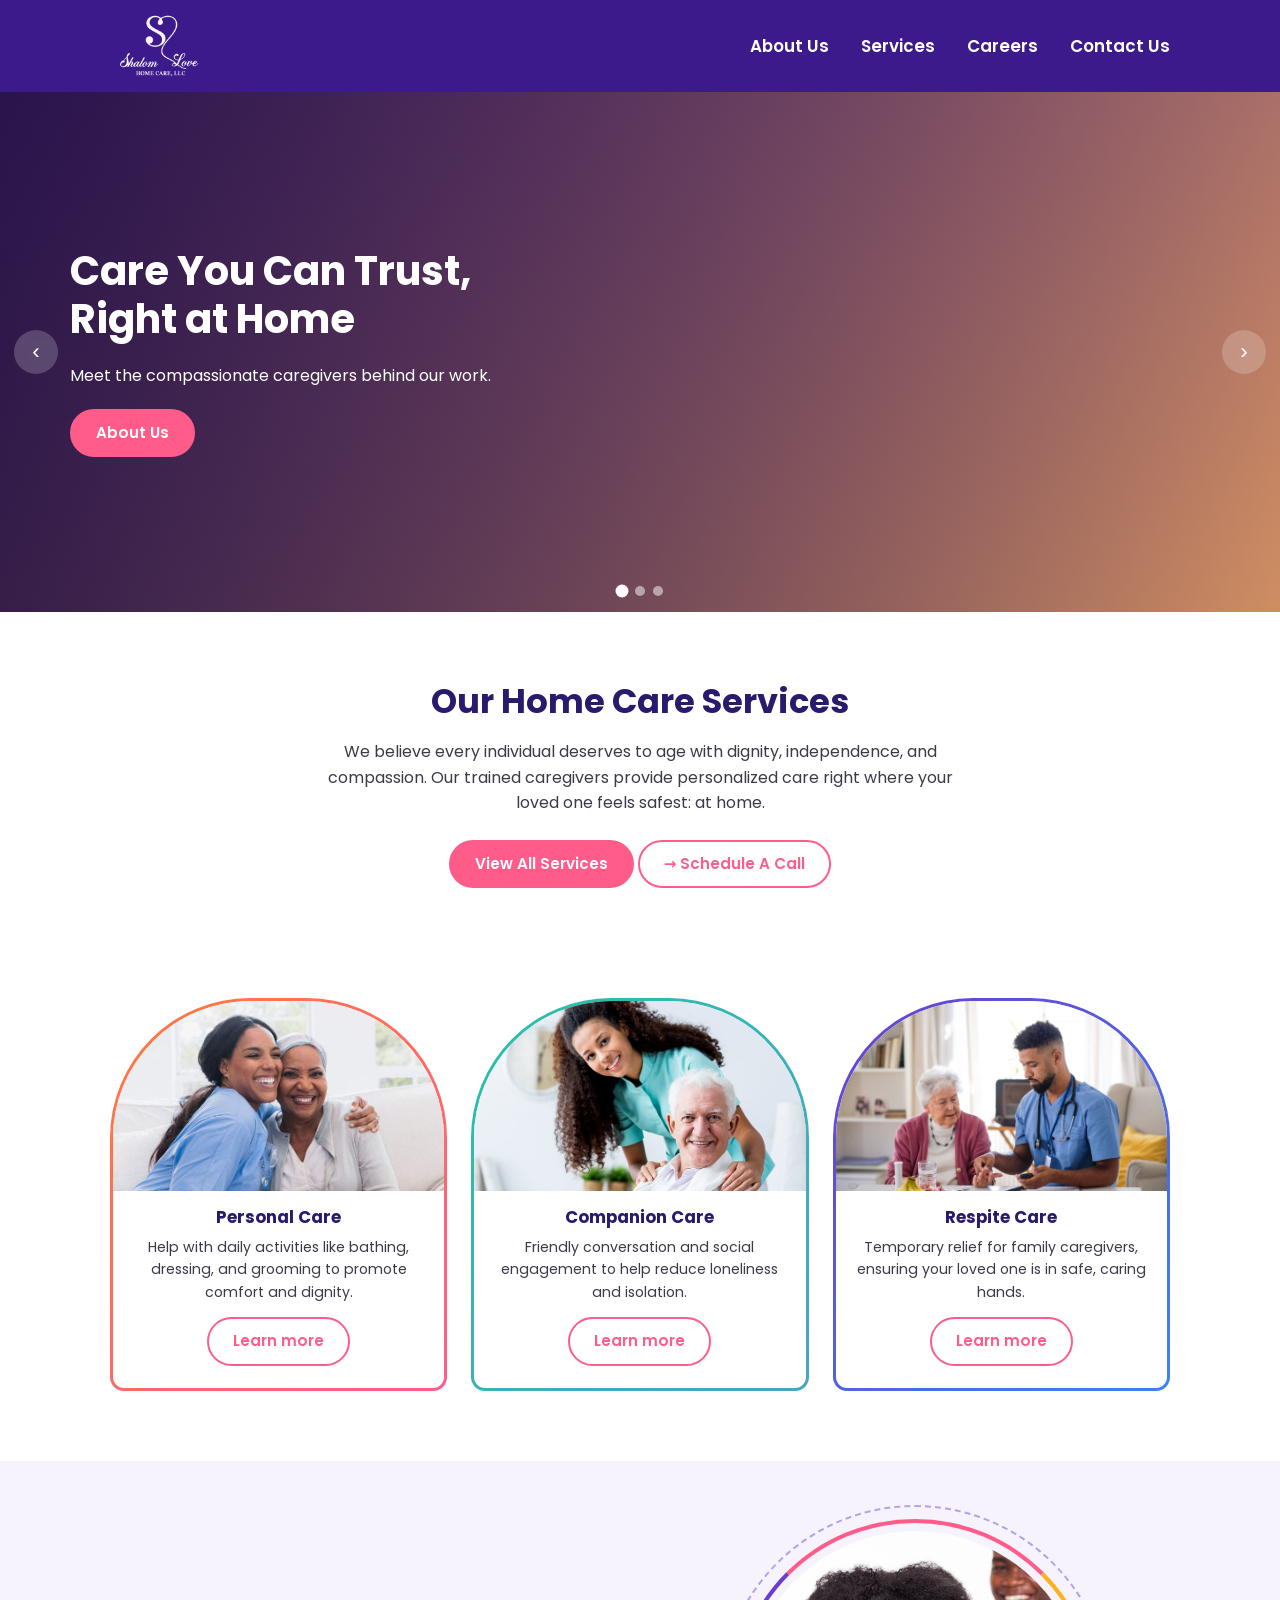
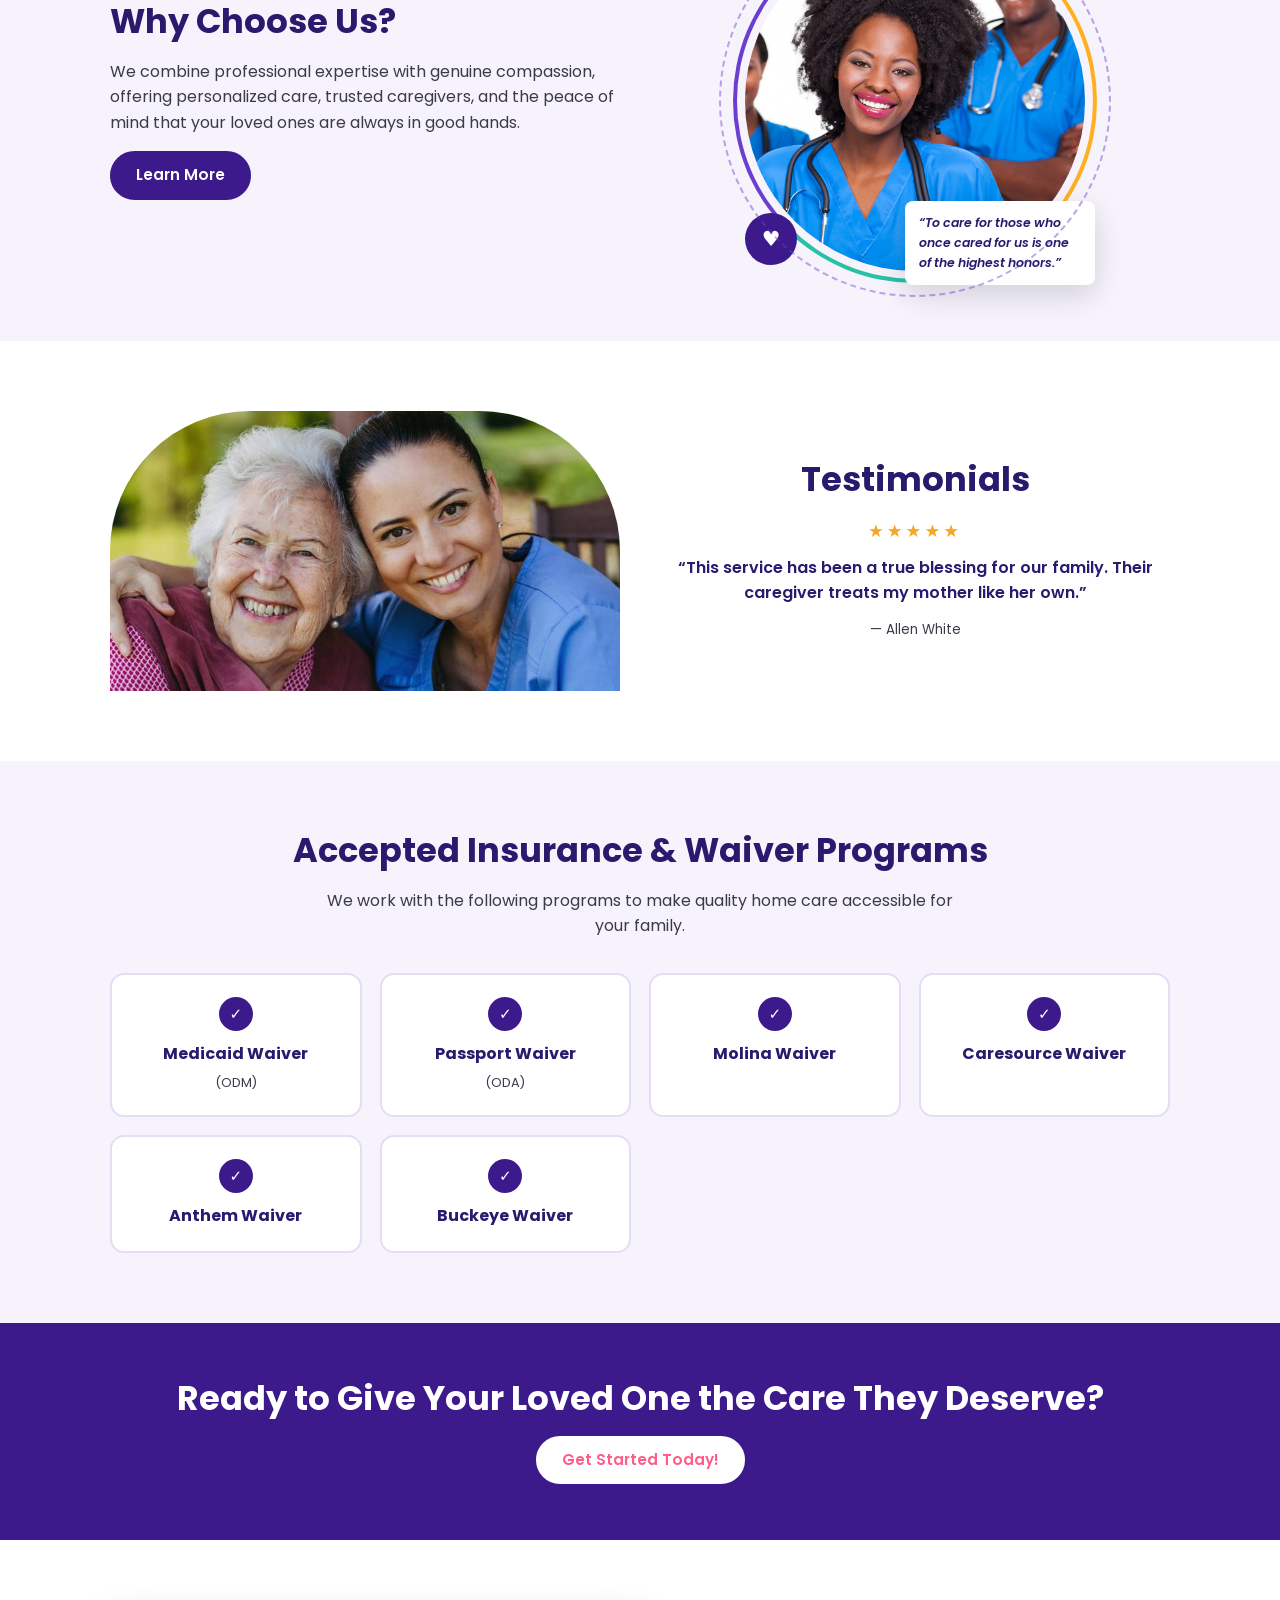
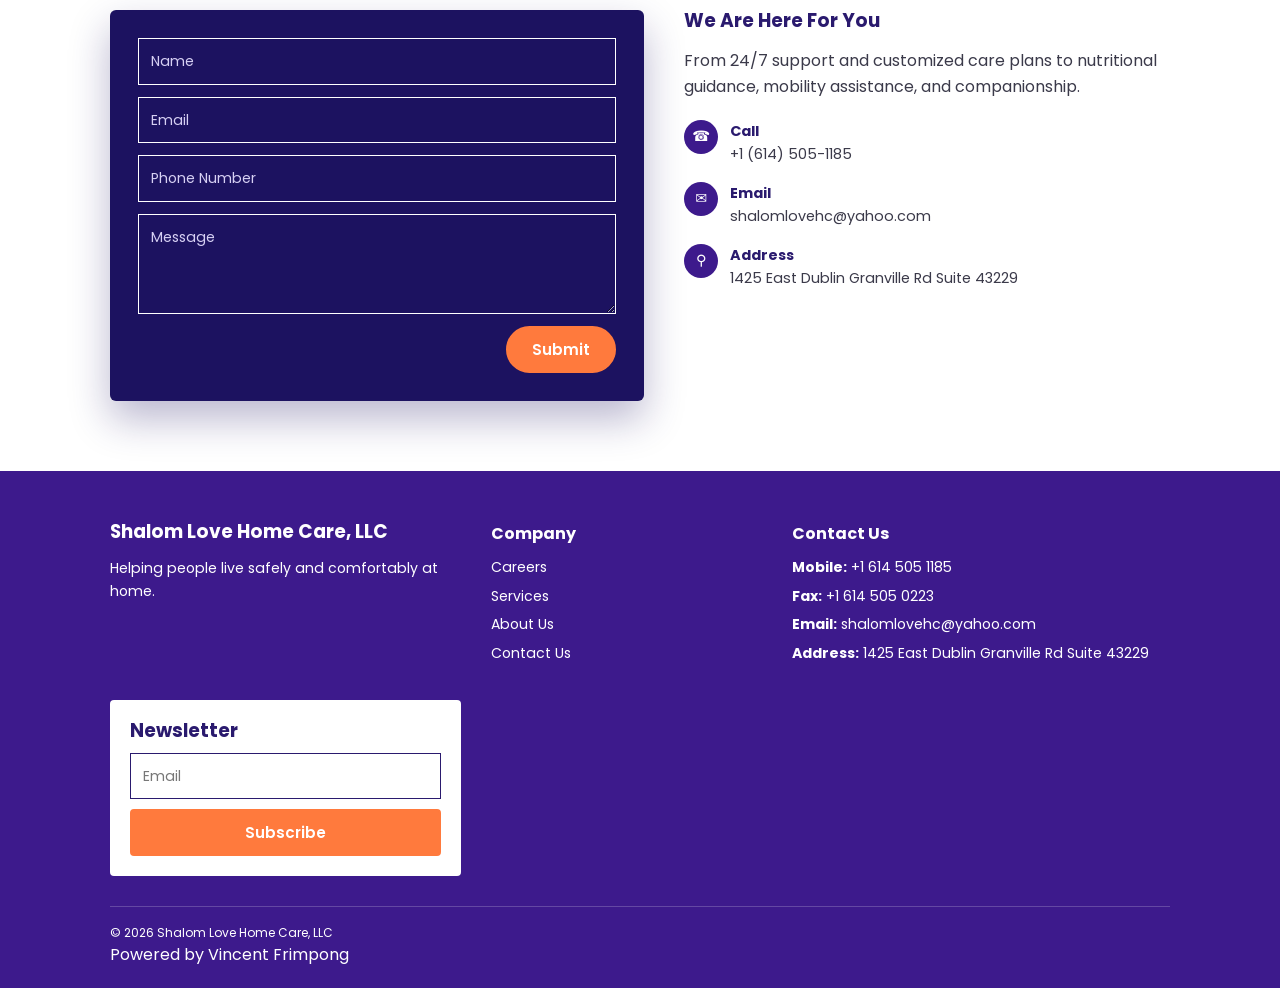
<file: index.html>
﻿<!DOCTYPE html>
<html lang="en">
<head>
    <meta charset="utf-8">
    <meta name="viewport" content="width=device-width, initial-scale=1, viewport-fit=cover">
    <title>Shalom Love Home Care, LLC</title>
    <link rel="stylesheet" href="https://fonts.googleapis.com/css2?family=Poppins:wght@400;500;600;700&display=swap">
    <link rel="stylesheet" href="css/style.css?v=17">
    <link rel="icon" href= "images/favicon.png">
    
</head>
<body>
    <header>
        <div class="wrap">
            <a class="logo" href="#top"><img src="images/logo.png" alt="Your Brand Home Care logo" height="70" style="height:70px;width:auto;display:block"></a>
            <button class="menu-btn" aria-label="Menu" aria-expanded="false"><span></span><span></span><span></span></button><nav><a href="about.html">About Us</a><a href="services.html">Services</a><a href=careers.html>Careers</a><a href="contact.html">Contact Us</a>
        </div>
    </header>

    <div class="hero" id="top" aria-roledescription="carousel" aria-label="Featured">
        <div class="track" id="track">
            <div class="slide s1"><video src="videos/hero-video.mp4" muted loop playsinline preload="auto"></video><div class="cap"><h1>Care You Can Trust, Right at Home</h1><p>Meet the compassionate caregivers behind our work.</p><a class="btn" href="about.html">About Us</a></div></div>
            <div class="slide s2"><div class="cap"><h1>Companionship That Brightens Every Day</h1><p>Friendly conversation, shared activities, and a caring presence to reduce loneliness at home.</p><a class="btn" href="services.html">Explore Services</a></div></div>
            <div class="slide s3"><div class="cap"><h1>Respite Care That Gives Families Peace of Mind</h1><p>Whether you need a short break or extended support, our respite care keeps your loved one safe, comfortable, and cared for.</p><a class="btn" href="contact.html">Get Started Today!</a></div></div>
        </div>
        <button class="arrow prev" aria-label="Previous slide">&#8249;</button>
        <button class="arrow next" aria-label="Next slide">&#8250;</button>
        <div class="dots" id="dots"></div>
    </div>

    <section id="about">
        <div class="wrap center">
            <h2>Our Home Care Services</h2>
            <p>We believe every individual deserves to age with dignity, independence, and compassion. Our trained caregivers provide personalized care right where your loved one feels safest: at home.</p>
            <a class="btn" href="services.html">View All Services</a> <a class="btn ghost" href="contact.html">&rarr; Schedule A Call</a>
        </div>
    </section>

    <section id="services" style="padding-top:0">
        <div class="wrap">
            <div class="cards">
                <div class="arch"><div class="img"></div><h3>Personal Care</h3><p>Help with daily activities like bathing, dressing, and grooming to promote comfort and dignity.</p><a class="btn ghost" href="services.html#personal">Learn more</a></div>
                <div class="arch"><div class="img"></div><h3>Companion Care</h3><p>Friendly conversation and social engagement to help reduce loneliness and isolation.</p><a class="btn ghost" href="services.html#companion">Learn more</a></div>
                <div class="arch"><div class="img"></div><h3>Respite Care</h3><p>Temporary relief for family caregivers, ensuring your loved one is in safe, caring hands.</p><a class="btn ghost" href="services.html#respite">Learn more</a></div>
            </div>
        </div>
    </section>

    <section class="why">
        <div class="wrap split">
            <div><h2>Why Choose Us?</h2><p>We combine professional expertise with genuine compassion, offering personalized care, trusted caregivers, and the peace of mind that your loved ones are always in good hands.</p><a class="btn dark" href="#">Learn More</a></div>
            <div class="circle"><div class="heart">&#9829;</div><div class="quote">“To care for those who once cared for us is one of the highest honors.”</div></div>
        </div>
    </section>

    <section class="testi">
        <div class="wrap split">
            <div class="photo"></div>
            <div class="center"><h2>Testimonials</h2><div class="stars">★★★★★</div><blockquote>“This service has been a true blessing for our family. Their caregiver treats my mother like her own.”</blockquote><small>— Allen White </small></div>
        </div>
    </section>
    <section class="insurance">
        <div class="wrap center">
            <h2>Accepted Insurance &amp; Waiver Programs</h2>
            <p>We work with the following programs to make quality home care accessible for your family.</p>
            <div class="ins-grid">
                <div class="ins-card"><span class="ins-ic">&#10003;</span><b>Medicaid Waiver</b><small>(ODM)</small></div>
                <div class="ins-card"><span class="ins-ic">&#10003;</span><b>Passport Waiver</b><small>(ODA)</small></div>
                <div class="ins-card"><span class="ins-ic">&#10003;</span><b>Molina Waiver</b></div>
                <div class="ins-card"><span class="ins-ic">&#10003;</span><b>Caresource Waiver</b></div>
                <div class="ins-card"><span class="ins-ic">&#10003;</span><b>Anthem Waiver</b></div>
                <div class="ins-card"><span class="ins-ic">&#10003;</span><b>Buckeye Waiver</b></div>
            </div>

        </div>
    </section>

    <div class="cta"><div class="wrap"><h2>Ready to Give Your Loved One the Care They Deserve?</h2><a class="btn" href="contact.html">Get Started Today!</a></div></div>

    <section id="contact">
        <div class="wrap contact">
            <form id="contactForm" action="https://formspree.io/f/mzedrjpr" method="POST">
                <input name="name" placeholder="Name" required>
                <input name="email" type="email" placeholder="Email" required>
                <input name="phone" type="tel" placeholder="Phone Number">
                <textarea name="message" placeholder="Message"></textarea>
                <button class="btn">Submit</button>
            </form>
            <div class="info">
                <h3>We Are Here For You</h3><p>From 24/7 support and customized care plans to nutritional guidance, mobility assistance, and companionship.</p>
                <ul><li><span class="ic">&#9742;</span><div><b>Call</b>+1 (614) 505-1185</div></li><li><span class="ic">&#9993;</span><div><b>Email</b>shalomlovehc@yahoo.com</div></li><li><span class="ic">&#9906;</span><div><b>Address</b>1425 East Dublin Granville Rd Suite 43229</div></li></ul>
            </div>
        </div>
    </section>

    <footer>
        <div class="wrap">
            <div class="fgrid">
                <div>
                    <h3 style="color:#fff">Shalom Love Home Care, LLC</h3>
                    <p style="font-size:.88rem">Helping people live safely and comfortably at home.</p>
                </div>
                <div>
                    <h4>Company</h4>
                    <a href=careers.html>Careers</a>
                    <a href="services.html">Services</a>
                    <a href="about.html">About Us</a>
                    <a href="contact.html">Contact Us</a>
                    
                </div>
                <div>
                    <h4>Contact Us</h4>
                    <p style="font-size:.88rem;margin:0 0 6px"><b>Mobile:</b> <a href="tel:+16145051185" style="display:inline">+1 614 505 1185</a></p>
                    <p style="font-size:.88rem;margin:0 0 6px"><b>Fax:</b> +1 614 505 0223</p>
                    <p style="font-size:.88rem;margin:0 0 6px"><b>Email:</b> <a href="mailto:shalomlovehc@yahoo.com" style="display:inline">shalomlovehc@yahoo.com</a></p>
                    <p style="font-size:.88rem;margin:0"><b>Address:</b> 1425 East Dublin Granville Rd Suite 43229</p>
                </div>
                <div class="news">
                    <h3 style="margin:0">Newsletter</h3>
                    <input type="email" name="email" placeholder="Email">
                    <button class="btn">Subscribe</button>
                </div>
            </div>
            <div class="copy">© 2026 Shalom Love Home Care, LLC</div>
            <div class="credit">Powered by Vincent Frimpong</div>
        </div>
    </footer>

    <script src="js/site.js?v=3"></script>
    <script src="js/menu.js"></script>
</body>
</html>
</file>
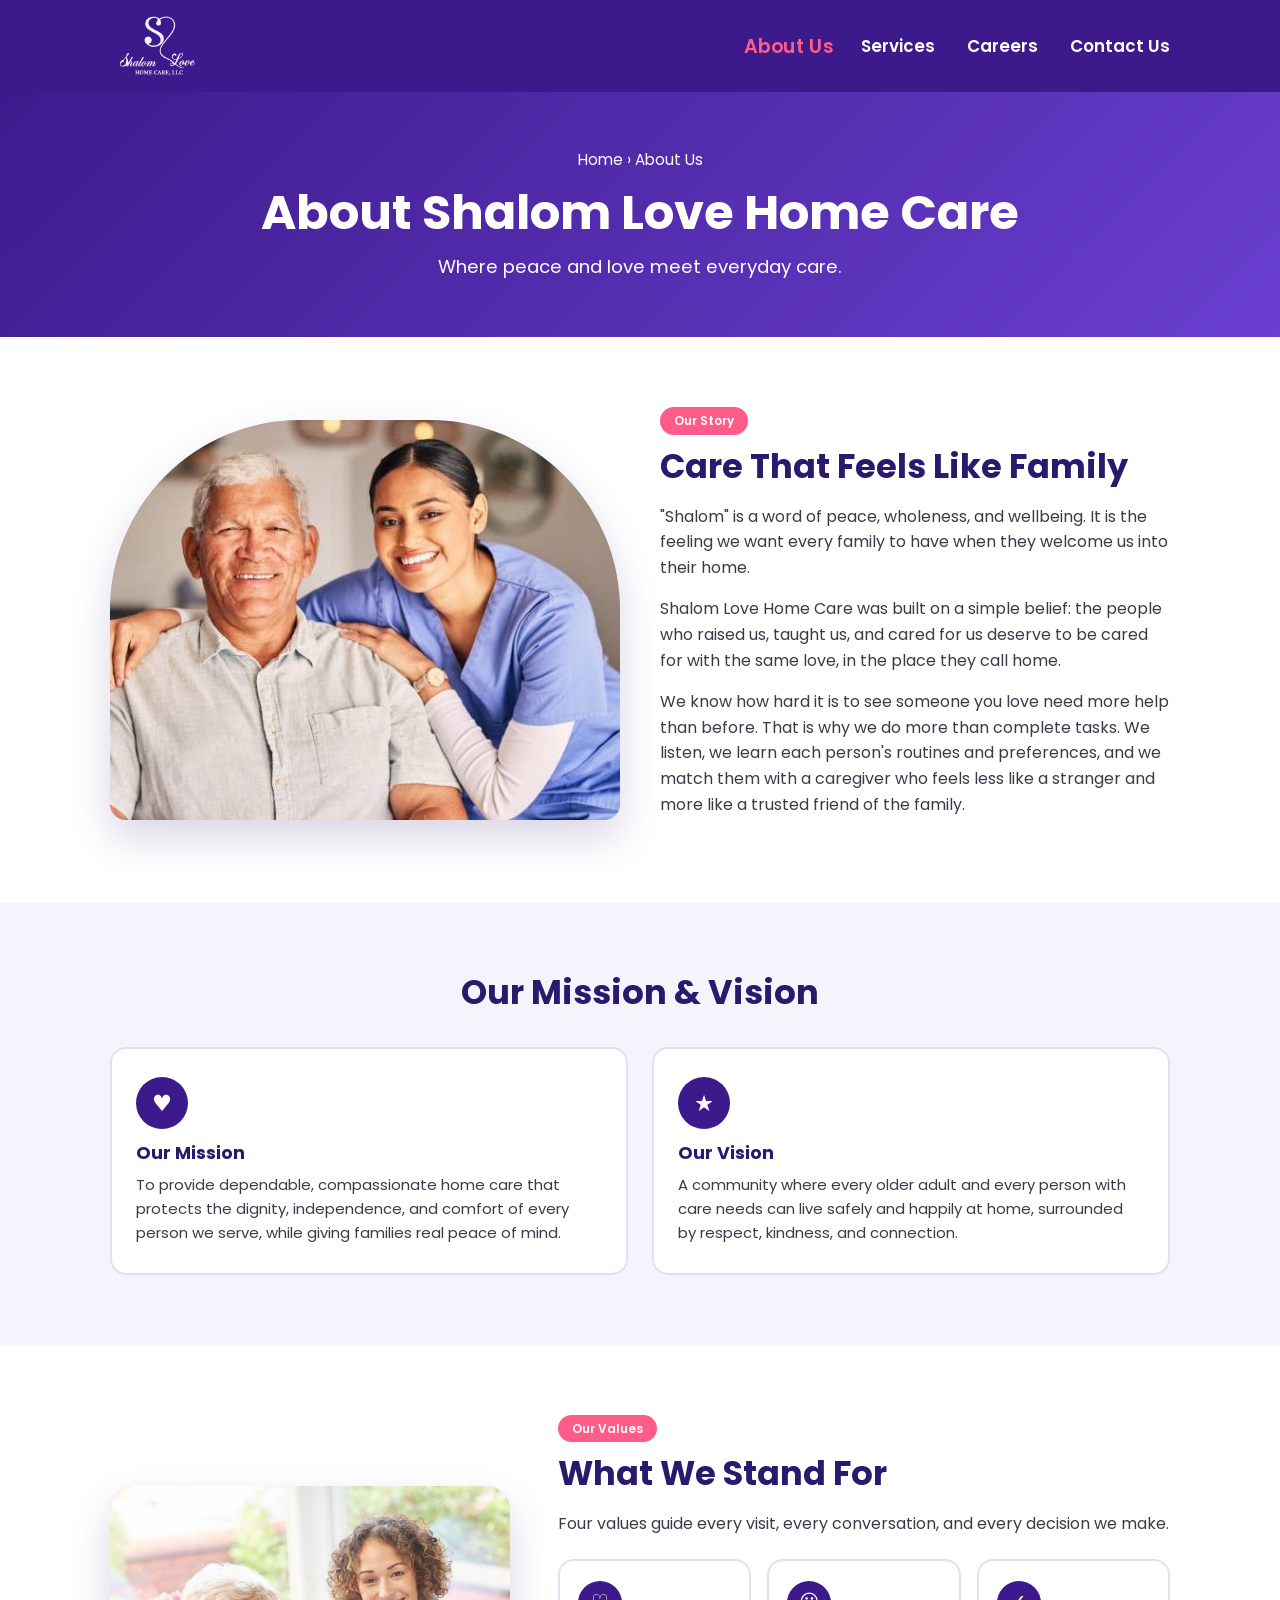
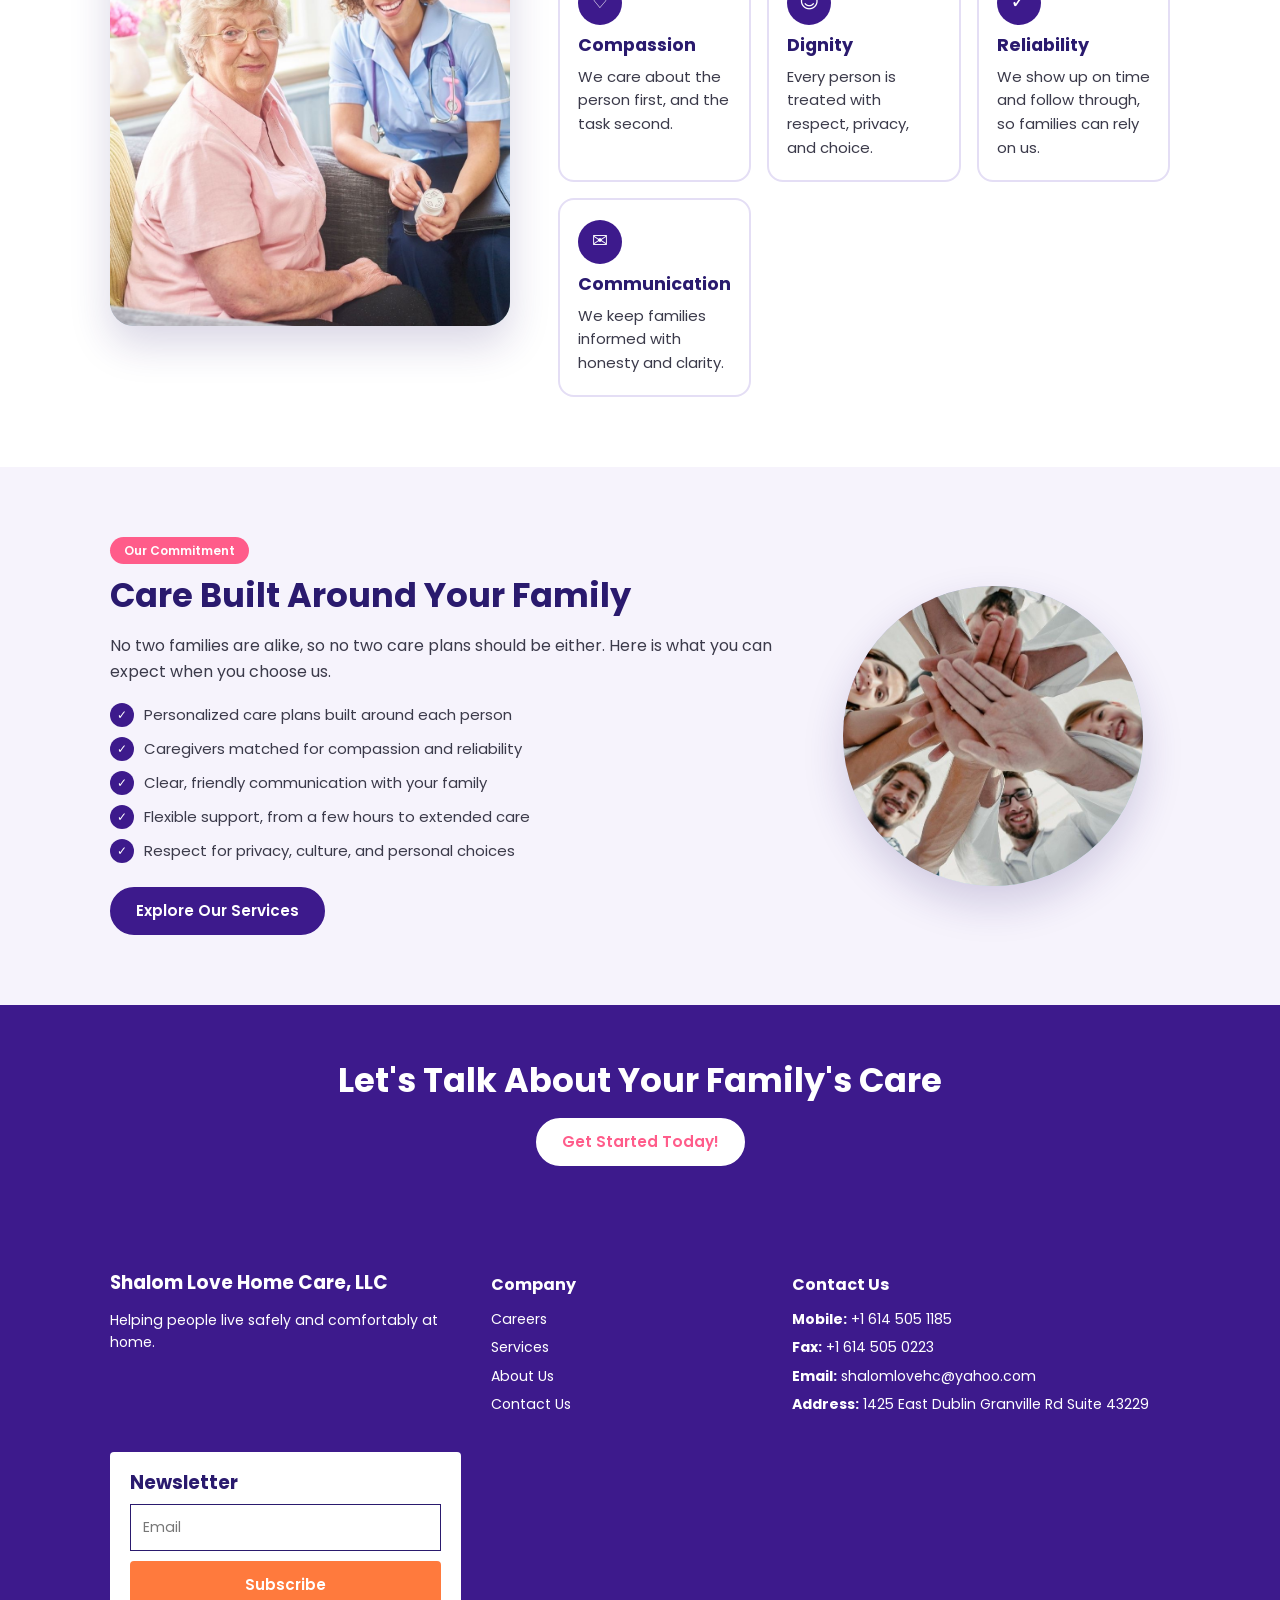
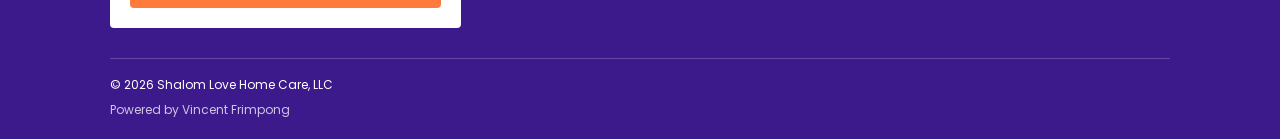
<file: about.html>
﻿<!DOCTYPE html>
<html lang="en">
<head>
    <meta charset="utf-8">
    <meta name="viewport" content="width=device-width, initial-scale=1, viewport-fit=cover">
    <title>About Us | Shalom Love Home Care</title>
    <link rel="stylesheet" href="https://fonts.googleapis.com/css2?family=Poppins:wght@400;500;600;700&display=swap">
    <link rel="stylesheet" href="css/style.css?v=17">
    <link rel="stylesheet" href="css/about.css?v=4">
    <link rel="icon" href= "images/favicon.png">
</head>
<body>
    <header>
        <div class="wrap">
            <a class="logo" href="index.html"><img src="images/logo.png" alt="Shalom Love Home Care logo"></a>
            <button class="menu-btn" aria-label="Menu" aria-expanded="false"><span></span><span></span><span></span></button><nav><a href="about.html">About Us</a><a href="services.html">Services</a><a href="#">Careers</a><a href="contact.html">Contact Us</a>
        </div>
    </header>

    <div class="ab-top" style="background:linear-gradient(135deg,#3d1a8c,#6a3fd0);color:#fff;text-align:center;padding:56px 0">
        <div class="wrap">
            <div style="font-size:.95rem;margin-bottom:12px"><a href="index.html">Home</a> &rsaquo; About Us</div>
            <h1 style="color:#fff;font-size:clamp(2rem,5vw,3rem);font-weight:700;margin:0 0 10px">About Shalom Love Home Care</h1>
            <p style="color:#fff;font-size:1.15rem;max-width:640px;margin:0 auto">Where peace and love meet everyday care.</p>
        </div>
    </div>

    <section>
        <div class="wrap split">
            <img class="ab-img ab-arch" src="images/about-story.jpg" alt="A caregiver and a client sharing a warm moment">
            <div>
                <span class="ab-tag">Our Story</span>
                <h2>Care That Feels Like Family</h2>
                <!-- Replace this text with your own founding story when you are ready -->
                <p>"Shalom" is a word of peace, wholeness, and wellbeing. It is the feeling we want every family to have when they welcome us into their home.</p>
                <p>Shalom Love Home Care was built on a simple belief: the people who raised us, taught us, and cared for us deserve to be cared for with the same love, in the place they call home.</p>
                <p>We know how hard it is to see someone you love need more help than before. That is why we do more than complete tasks. We listen, we learn each person's routines and preferences, and we match them with a caregiver who feels less like a stranger and more like a trusted friend of the family.</p>
            </div>
        </div>
    </section>

    <section class="why">
        <div class="wrap center">
            <h2>Our Mission &amp; Vision</h2>
            <div class="ab-two">
                <div class="ab-card"><div class="ab-ic">&#9829;</div><h3>Our Mission</h3><p>To provide dependable, compassionate home care that protects the dignity, independence, and comfort of every person we serve, while giving families real peace of mind.</p></div>
                <div class="ab-card"><div class="ab-ic">&#9733;</div><h3>Our Vision</h3><p>A community where every older adult and every person with care needs can live safely and happily at home, surrounded by respect, kindness, and connection.</p></div>
            </div>
        </div>
    </section>

    <section>
        <div class="wrap split ab-stand" style="display:flex;flex-wrap:wrap;align-items:center;gap:48px">
            <img class="ab-img ab-rect" src="images/about-values.jpg" alt="Caregiver and client enjoying time together" style="flex:0 0 400px;width:340px;max-width:100%;height:440px;margin:0">
            <div style="flex:1 1 380px">
                <span class="ab-tag">Our Values</span>
                <h2>What We Stand For</h2>
                <p>Four values guide every visit, every conversation, and every decision we make.</p>
                <div class="ab-vals2">
                    <div class="ab-card"><div class="ab-ic">&#9825;</div><h3>Compassion</h3><p>We care about the person first, and the task second.</p></div>
                    <div class="ab-card"><div class="ab-ic">&#9786;</div><h3>Dignity</h3><p>Every person is treated with respect, privacy, and choice.</p></div>
                    <div class="ab-card"><div class="ab-ic">&#10003;</div><h3>Reliability</h3><p>We show up on time and follow through, so families can rely on us.</p></div>
                    <div class="ab-card"><div class="ab-ic">&#9993;</div><h3>Communication</h3><p>We keep families informed with honesty and clarity.</p></div>
                </div>
            </div>
        </div>
    </section>

    <section class="why">
        <div class="wrap split ab-commit">
            <div>
                <span class="ab-tag">Our Commitment</span>
                <h2>Care Built Around Your Family</h2>
                <p>No two families are alike, so no two care plans should be either. Here is what you can expect when you choose us.</p>
                <ul class="ab-checks">
                    <li>Personalized care plans built around each person</li>
                    <li>Caregivers matched for compassion and reliability</li>
                    <li>Clear, friendly communication with your family</li>
                    <li>Flexible support, from a few hours to extended care</li>
                    <li>Respect for privacy, culture, and personal choices</li>
                </ul>
                <a class="btn dark" href="services.html">Explore Our Services</a>
            </div>
            <img class="ab-img ab-round" src="images/about-team.jpg" alt="Our caring team" style="width:100%;max-width:300px;height:auto;aspect-ratio:1;object-fit:cover;border-radius:50%;margin:auto;display:block">
        </div>
    </section>

    <div class="cta"><div class="wrap"><h2>Let's Talk About Your Family's Care</h2><a class="btn" href="contact.html">Get Started Today!</a></div></div>

    <footer>
        <div class="wrap">
            <div class="fgrid">
                <div>
                    <h3 style="color:#fff">Shalom Love Home Care, LLC</h3>
                    <p style="font-size:.88rem">Helping people live safely and comfortably at home.</p>
                </div>
                <div>
                    <h4>Company</h4>
                    <a href="careers.html">Careers</a>
                    <a href="services.html">Services</a>
                    <a href="about.html">About Us</a>
                    <a href="contact.html">Contact Us</a>

                </div>
                <div>
                    <h4>Contact Us</h4>
                    <p style="font-size:.88rem;margin:0 0 6px"><b>Mobile:</b> <a href="tel:+16145051185" style="display:inline">+1 614 505 1185</a></p>
                    <p style="font-size:.88rem;margin:0 0 6px"><b>Fax:</b> +1 614 505 0223</p>
                    <p style="font-size:.88rem;margin:0 0 6px"><b>Email:</b> <a href="mailto:shalomlovehc@yahoo.com" style="display:inline">shalomlovehc@yahoo.com</a></p>
                    <p style="font-size:.88rem;margin:0"><b>Address:</b> 1425 East Dublin Granville Rd Suite 43229</p>
                </div>
                <div class="news">
                    <h3 style="margin:0">Newsletter</h3>
                    <input type="email" name="email" placeholder="Email">
                    <button class="btn">Subscribe</button>
                </div>
            </div>
            <div class="copy">© 2026 Shalom Love Home Care, LLC</div>
            <div class="credit">Powered by Vincent Frimpong</div>
        </div>
    </footer>
    <script src="js/menu.js"></script>
</body>
</html>
</file>
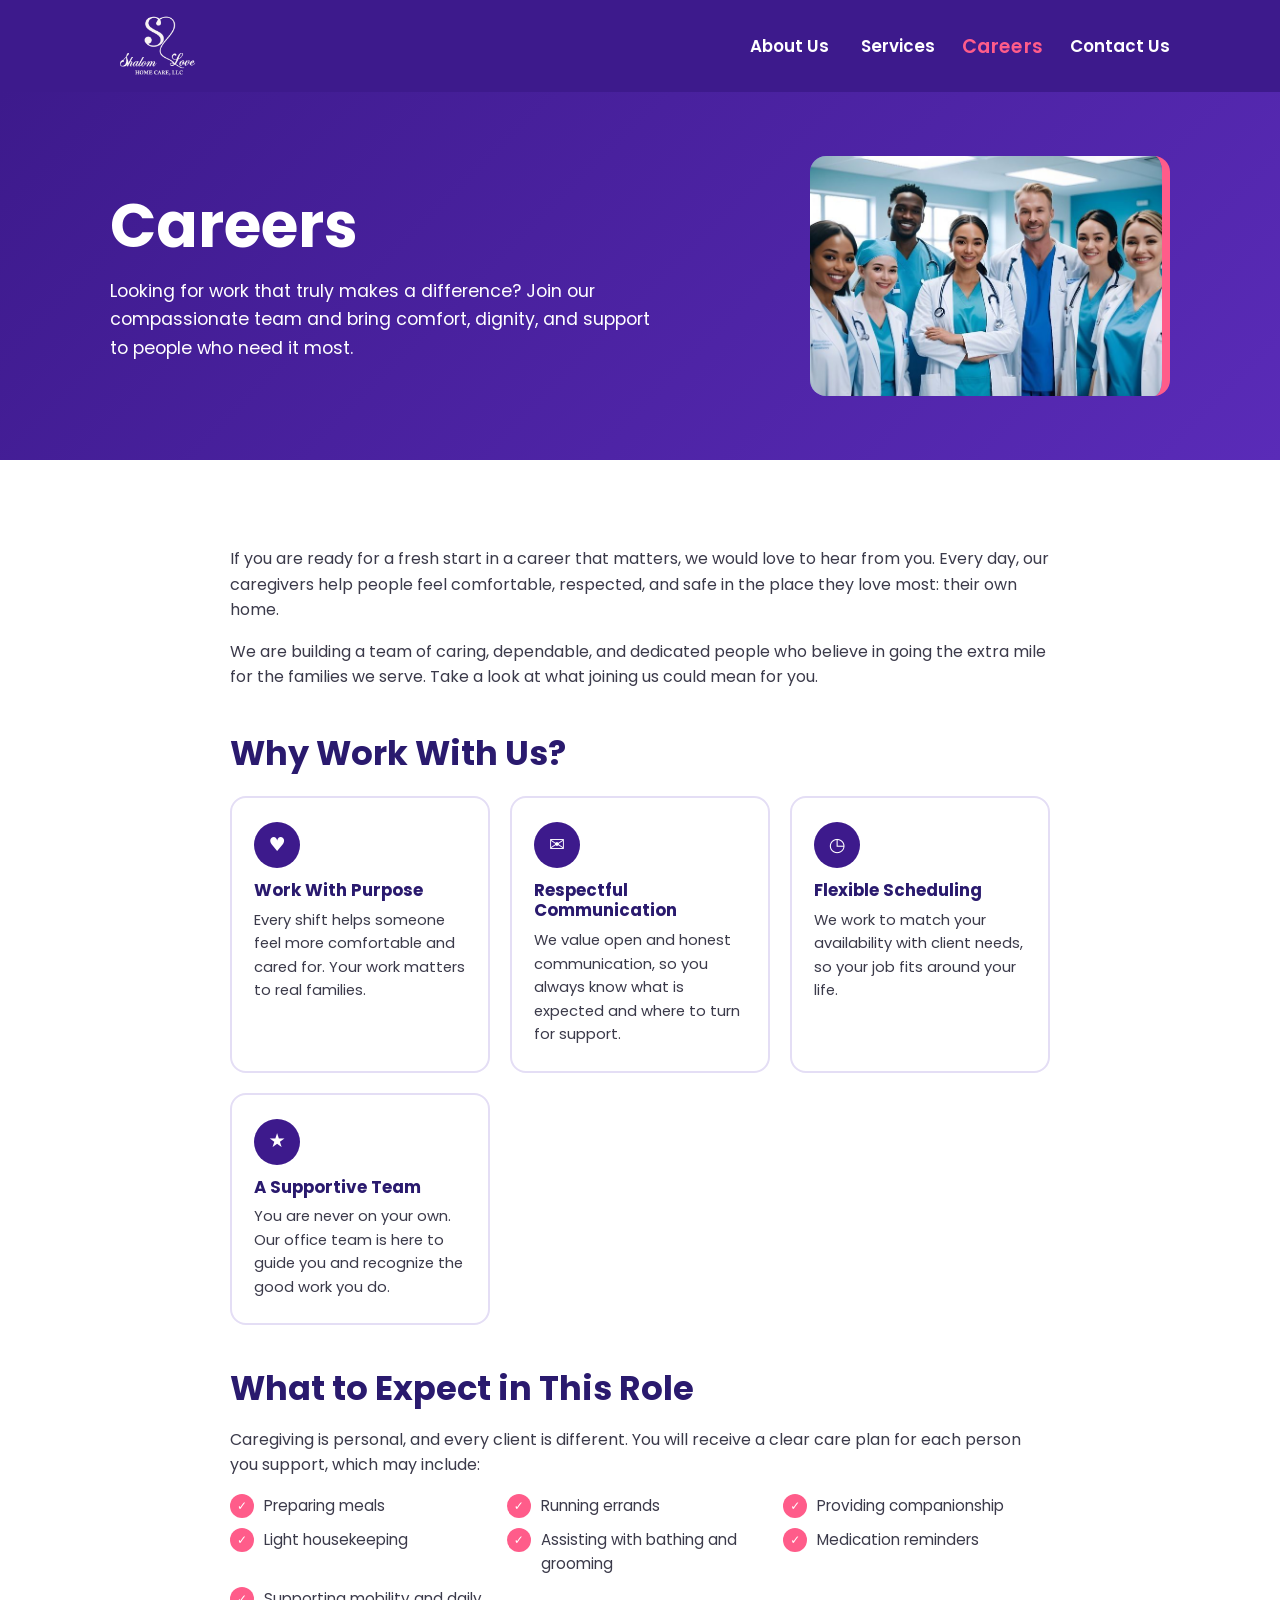
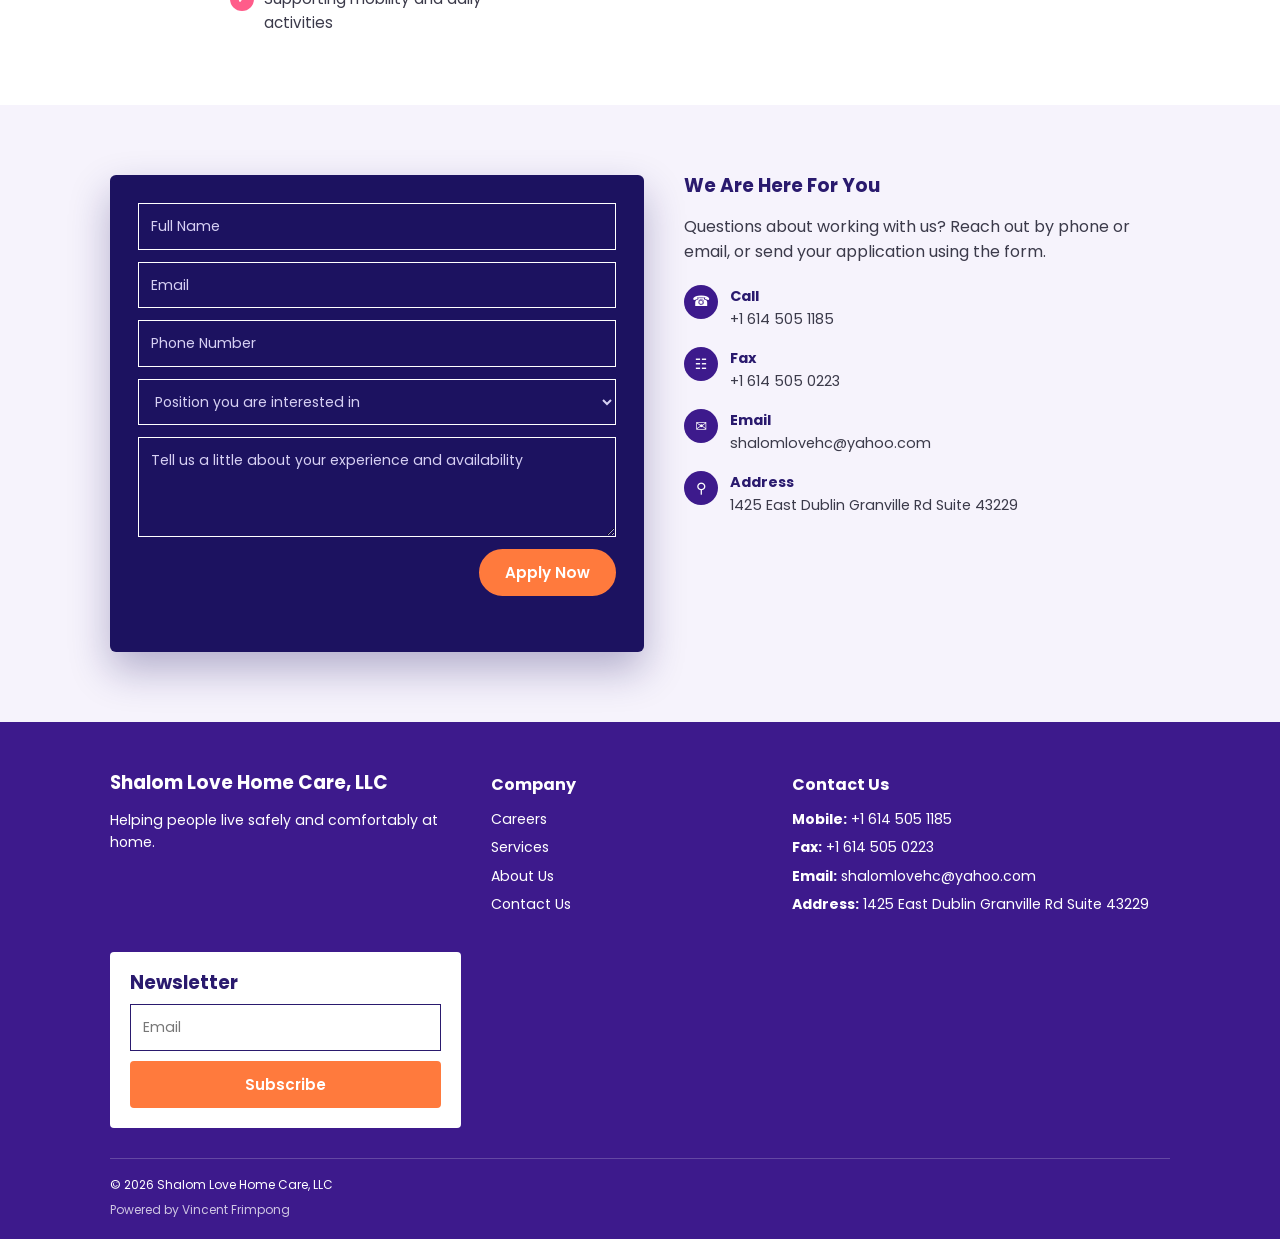
<file: careers.html>
﻿<!DOCTYPE html>
<html lang="en">
<head>
    <meta charset="utf-8">
    <meta name="viewport" content="width=device-width, initial-scale=1, viewport-fit=cover">
    <title>Careers | Shalom Love Home Care</title>
    <link rel="stylesheet" href="https://fonts.googleapis.com/css2?family=Poppins:wght@400;500;600;700&display=swap">
    <link rel="stylesheet" href="css/style.css?v=17">
    <link rel="stylesheet" href="css/careers.css?v=2">
    <link rel="icon" href="images/favicon.png">
</head>
<body>
    <header>
        <div class="wrap">
            <a class="logo" href="index.html"><img src="images/logo.png" alt="Shalom Love Home Care logo"></a>
            <button class="menu-btn" aria-label="Menu" aria-expanded="false"><span></span><span></span><span></span></button><nav><a href="about.html">About Us</a><a href="services.html">Services</a><a href="careers.html" style="color:var(--accent)">Careers</a><a href="contact.html">Contact Us</a></nav>
        </div>
    </header>

    <div class="cr-hero" style="background:linear-gradient(135deg,#3d1a8c,#5a2bb8);color:#fff;padding:64px 0">
        <div class="wrap" style="display:flex;flex-wrap:wrap;align-items:center;justify-content:space-between;gap:36px">
            <div style="flex:1 1 380px">
                <h1 style="color:#fff;font-size:clamp(2.4rem,6vw,3.8rem);font-weight:700;margin:0 0 14px">Careers</h1>
                <p style="color:#fff;font-size:1.1rem;max-width:560px;margin:0">Looking for work that truly makes a difference? Join our compassionate team and bring comfort, dignity, and support to people who need it most.</p>
            </div>
            <img src="images/careers-banner.jpg" alt="Our caregiving team" style="flex:0 0 360px;width:360px;max-width:100%;height:240px;object-fit:cover;object-position:center 25%;border-radius:16px;border-right:8px solid var(--accent);background:#6a3fd0">
        </div>
    </div>

    <section class="cr-body">
        <div class="wrap">
            <p>If you are ready for a fresh start in a career that matters, we would love to hear from you. Every day, our caregivers help people feel comfortable, respected, and safe in the place they love most: their own home.</p>
            <p>We are building a team of caring, dependable, and dedicated people who believe in going the extra mile for the families we serve. Take a look at what joining us could mean for you.</p>

            <h2>Why Work With Us?</h2>
            <div class="cr-grid">
                <div class="cr-card"><div class="cr-ic">&#9829;</div><h3>Work With Purpose</h3><p>Every shift helps someone feel more comfortable and cared for. Your work matters to real families.</p></div>
                <div class="cr-card"><div class="cr-ic">&#9993;</div><h3>Respectful Communication</h3><p>We value open and honest communication, so you always know what is expected and where to turn for support.</p></div>
                <div class="cr-card"><div class="cr-ic">&#9719;</div><h3>Flexible Scheduling</h3><p>We work to match your availability with client needs, so your job fits around your life.</p></div>
                <div class="cr-card"><div class="cr-ic">&#9733;</div><h3>A Supportive Team</h3><p>You are never on your own. Our office team is here to guide you and recognize the good work you do.</p></div>
            </div>
            <!-- Edit the four cards above so they match what you really offer (pay, benefits, training) -->

            <h2>What to Expect in This Role</h2>
            <p>Caregiving is personal, and every client is different. You will receive a clear care plan for each person you support, which may include:</p>
            <ul class="cr-list">
                <li>Preparing meals</li>
                <li>Running errands</li>
                <li>Providing companionship</li>
                <li>Light housekeeping</li>
                <li>Assisting with bathing and grooming</li>
                <li>Medication reminders</li>
                <li>Supporting mobility and daily activities</li>
            </ul>
        </div>
    </section>

    <section class="why" id="apply">
        <div class="wrap contact">
            <form id="contactForm" action="https://formspree.io/f/mzedrjpr" method="POST">
                <input type="hidden" name="_subject" value="New job application from the website">
                <input name="name" placeholder="Full Name" required>
                <input name="email" type="email" placeholder="Email" required>
                <input name="phone" type="tel" placeholder="Phone Number" required>
                <select name="position" aria-label="Position of interest">
                    <option value="">Position you are interested in</option>
                    <option>Caregiver / Home Health Aide</option>
                    <option>Companion Care</option>
                    <option>Other</option>
                </select>
                <textarea name="message" placeholder="Tell us a little about your experience and availability" required></textarea>
                <button class="btn">Apply Now</button>
                <p id="formNote" role="status"></p>
            </form>

            <div class="info">
                <h3>We Are Here For You</h3>
                <p>Questions about working with us? Reach out by phone or email, or send your application using the form.</p>
                <ul>
                    <li><span class="ic">&#9742;</span><div><b>Call</b><a href="tel:+16145051185">+1 614 505 1185</a></div></li>
                    <li><span class="ic">&#9783;</span><div><b>Fax</b>+1 614 505 0223</div></li>
                    <li><span class="ic">&#9993;</span><div><b>Email</b><a href="mailto:shalomlovehc@yahoo.com">shalomlovehc@yahoo.com</a></div></li>
                    <li><span class="ic">&#9906;</span><div><b>Address</b>1425 East Dublin Granville Rd Suite 43229</div></li>
                </ul>
            </div>
        </div>
    </section>

    <footer>
        <div class="wrap">
            <div class="fgrid">
                <div>
                    <h3 style="color:#fff">Shalom Love Home Care, LLC</h3>
                    <p style="font-size:.88rem">Helping people live safely and comfortably at home.</p>
                </div>
                <div>
                    <h4>Company</h4>
                    <a href="careers.html">Careers</a>
                    <a href="services.html">Services</a>
                    <a href="about.html">About Us</a>
                    <a href="contact.html">Contact Us</a>
                    
                </div>
                <div>
                    <h4>Contact Us</h4>
                    <p style="font-size:.88rem;margin:0 0 6px"><b>Mobile:</b> <a href="tel:+16145051185" style="display:inline">+1 614 505 1185</a></p>
                    <p style="font-size:.88rem;margin:0 0 6px"><b>Fax:</b> +1 614 505 0223</p>
                    <p style="font-size:.88rem;margin:0 0 6px"><b>Email:</b> <a href="mailto:shalomlovehc@yahoo.com" style="display:inline">shalomlovehc@yahoo.com</a></p>
                    <p style="font-size:.88rem;margin:0"><b>Address:</b> 1425 East Dublin Granville Rd Suite 43229</p>
                </div>
                <div class="news">
                    <h3 style="margin:0">Newsletter</h3>
                    <input type="email" name="email" placeholder="Email">
                    <button class="btn">Subscribe</button>
                </div>
            </div>
            <div class="copy">© 2026 Shalom Love Home Care, LLC</div>
            <div class="credit">Powered by Vincent Frimpong</div>
        </div>
    </footer>
    <script src="js/contact.js"></script>
<script src="js/menu.js"></script></body>
</html>
</file>
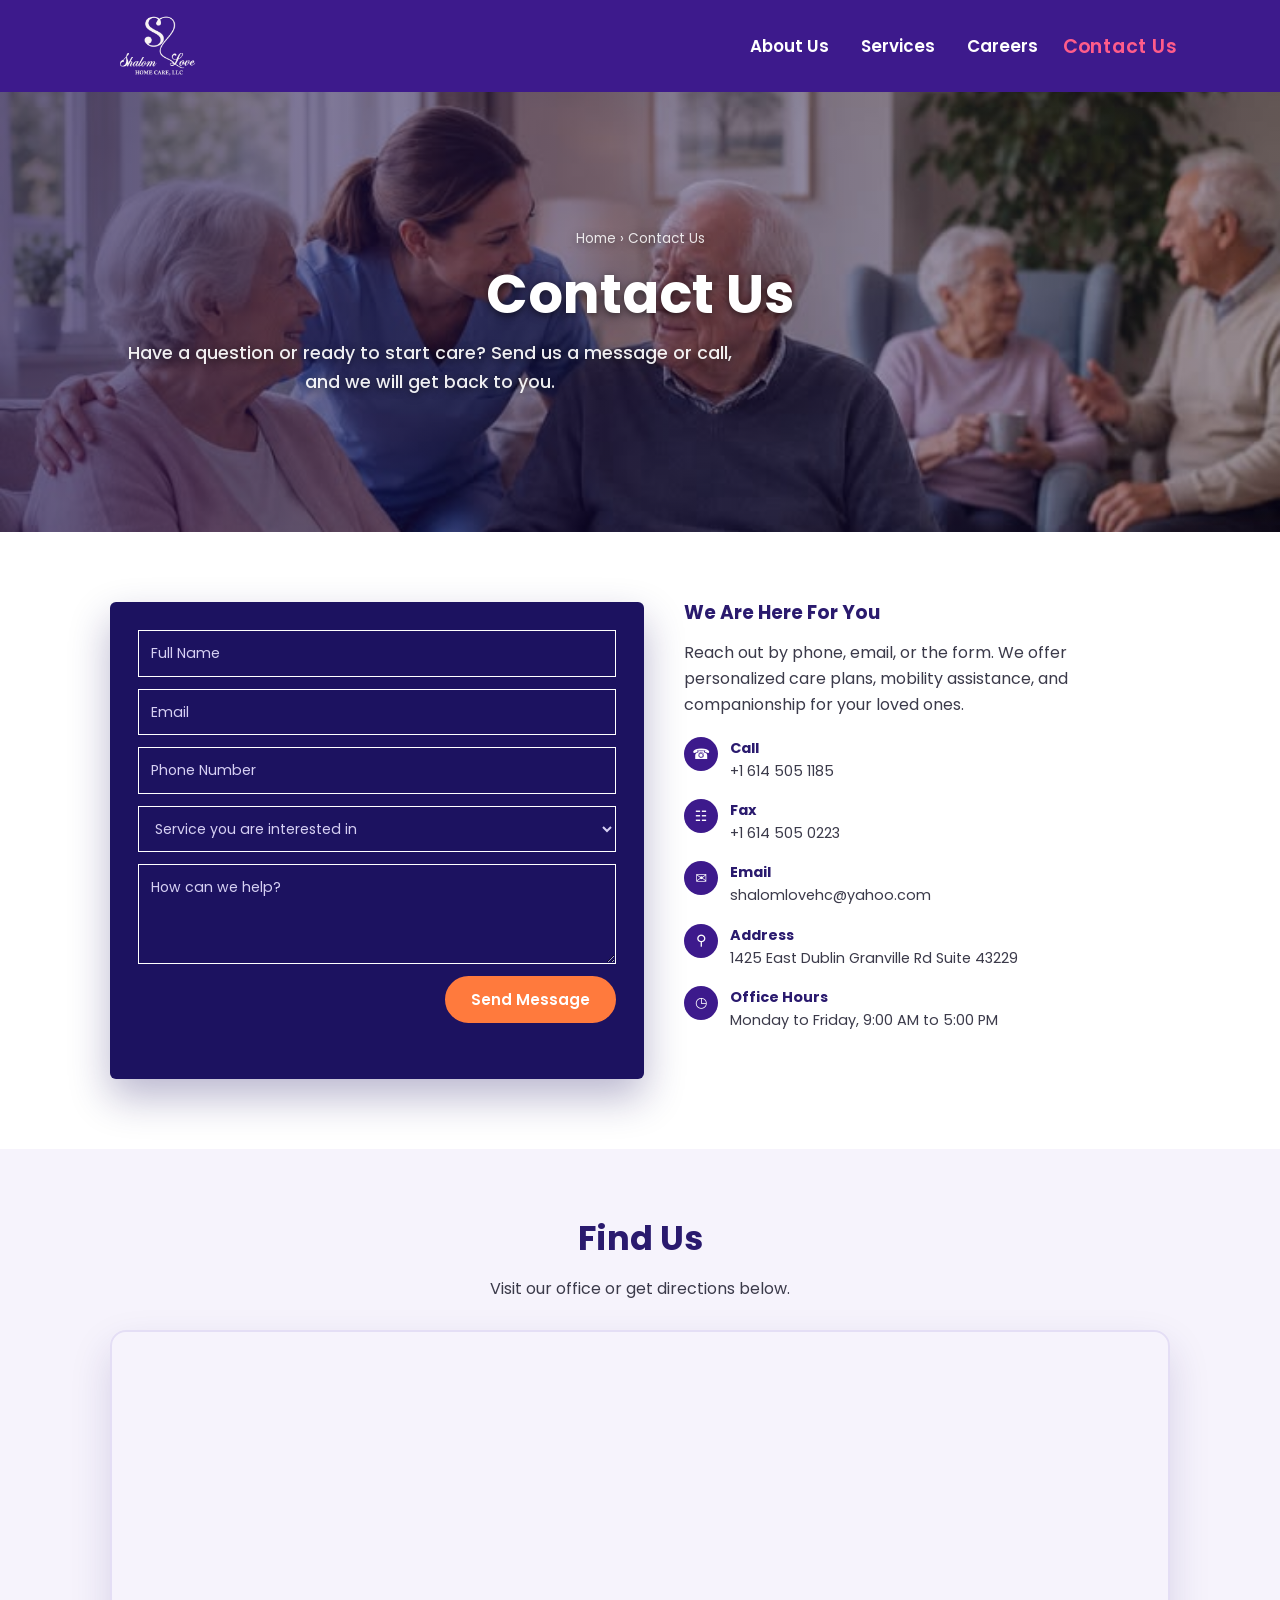
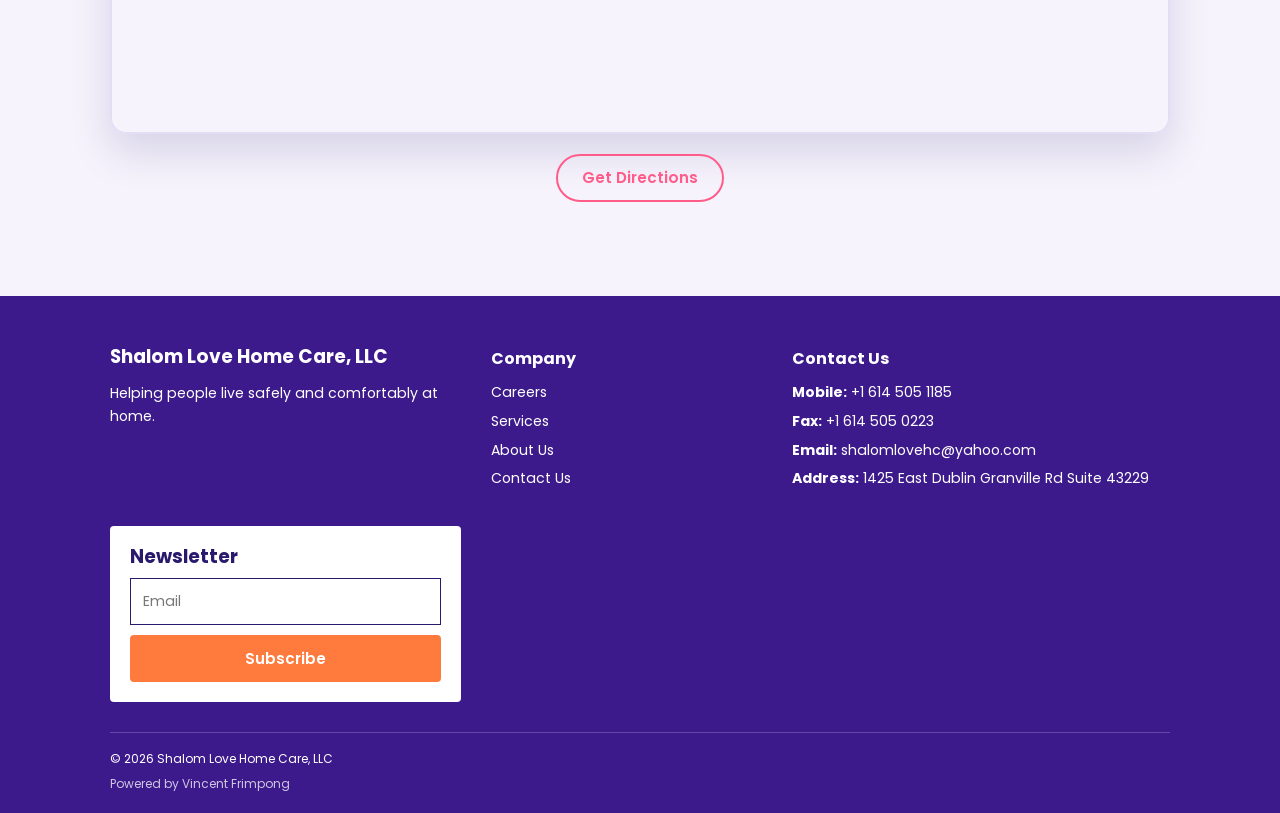
<file: contact.html>
﻿<!DOCTYPE html>
<html lang="en">
<head>
    <meta charset="utf-8">
    <meta name="viewport" content="width=device-width, initial-scale=1, viewport-fit=cover">
    <title>Contact Us | Shalom Love Home Care</title>
    <link rel="stylesheet" href="https://fonts.googleapis.com/css2?family=Poppins:wght@400;500;600;700&display=swap">
    <link rel="stylesheet" href="css/style.css?v=17">
    <link rel="stylesheet" href="css/contact.css?v=2">
    <link rel="icon" href= "images/favicon.png">
</head>
<body>
    <header>
        <div class="wrap">
            <a class="logo" href="index.html"><img src="images/logo.png" alt="Shalom Love Home Care logo"></a>
            <button class="menu-btn" aria-label="Menu" aria-expanded="false"><span></span><span></span><span></span></button><nav><a href="about.html">About Us</a><a href="services.html">Services</a><a href="careers.html">Careers</a><a href="contact.html">Contact Us</a></nav>
        </div>
    </header>

    <div class="page-hero" style="position:relative;overflow:hidden;min-height:440px;display:flex;align-items:center;padding:60px 0;background:#3d1a8c">
        <img src="images/contact-baner.jpg" alt="Banner photo" style="position:absolute;top:0;left:0;width:100%;height:100%;object-fit:cover;object-position:center 30%">
        <div style="position:absolute;top:0;left:0;width:100%;height:100%;background:linear-gradient(90deg,rgba(25,12,70,.65),rgba(25,12,70,.25))"></div>
        <div class="wrap" style="position:relative;width:100%;color:#fff;text-shadow:0 2px 8px rgba(0,0,0,.55)">
            <div class="crumbs" style="color:#fff"><a href="index.html">Home</a> &rsaquo; Contact Us</div>
            <h1 style="color:#fff;font-size:clamp(2.2rem,5vw,3.4rem);margin:0 0 12px">Contact Us</h1>
            <p style="color:#fff;font-size:1.1rem;font-weight:500;max-width:640px;margin:0">Have a question or ready to start care? Send us a message or call, and we will get back to you.</p>
        </div>
    </div>

    <section>
        <div class="wrap contact">
            <form id="contactForm" action="https://formspree.io/f/mzedrjpr" method="POST">
                <input name="name" placeholder="Full Name" required>
                <input name="email" type="email" placeholder="Email" required>
                <input name="phone" type="tel" placeholder="Phone Number">
                <select name="service" aria-label="Service of interest">
                    <option value="">Service you are interested in</option>
                    <option>Personal Care</option>
                    <option>Companion Care</option>
                    <option>Respite Care</option>
                    <option>Insurance / Waiver question</option>
                    <option>Other</option>
                </select>
                <textarea name="message" placeholder="How can we help?" required></textarea>
                <button class="btn">Send Message</button>
                <p id="formNote" role="status"></p>
            </form>

            <div class="info">
                <h3>We Are Here For You</h3>
                <p>Reach out by phone, email, or the form. We offer personalized care plans, mobility assistance, and companionship for your loved ones.</p>
                <ul>
                    <li><span class="ic">&#9742;</span><div><b>Call</b><a href="tel:+16145051185">+1 614 505 1185</a></div></li>
                    <li><span class="ic">&#9783;</span><div><b>Fax</b>+1 614 505 0223</div></li>
                    <li><span class="ic">&#9993;</span><div><b>Email</b><a href="mailto:shalomlovehc@yahoo.com">shalomlovehc@yahoo.com</a></div></li>
                    <li><span class="ic">&#9906;</span><div><b>Address</b>1425 East Dublin Granville Rd Suite 43229</div></li>
                    <li><span class="ic">&#9719;</span><div><b>Office Hours</b>Monday to Friday, 9:00 AM to 5:00 PM</div></li>
                </ul>
            </div>
        </div>
    </section>

    <section class="mapsec">
        <div class="wrap center">
            <h2>Find Us</h2>
            <p>Visit our office or get directions below.</p>
            <div class="mapbox">
                <iframe title="Map showing Shalom Love Home Care location" loading="lazy" referrerpolicy="no-referrer-when-downgrade" src="https://www.google.com/maps?q=1425+East+Dublin+Granville+Rd,+Columbus,+OH+43229&amp;output=embed"></iframe>
            </div>
            <p style="margin-top:20px"><a class="btn ghost" target="_blank" rel="noopener" href="https://www.google.com/maps/search/?api=1&amp;query=1425+East+Dublin+Granville+Rd,+Columbus,+OH+43229">Get Directions</a></p>
        </div>
    </section>

    <footer>
        <div class="wrap">
            <div class="fgrid">
                <div><h3 style="color:#fff">Shalom Love Home Care, LLC</h3><p style="font-size:.88rem">Helping people live safely and comfortably at home.</p></div>
                <div><h4>Company</h4><a href="careers.html">Careers</a><a href="services.html">Services</a><a href="about.html">About Us</a><a href="contact.html">Contact Us</a></div>
                <div>
                    <h4>Contact Us</h4>
                    <p style="font-size:.88rem;margin:0 0 6px"><b>Mobile:</b> <a href="tel:+16145051185" style="display:inline">+1 614 505 1185</a></p>
                    <p style="font-size:.88rem;margin:0 0 6px"><b>Fax:</b> +1 614 505 0223</p>
                    <p style="font-size:.88rem;margin:0 0 6px"><b>Email:</b> <a href="mailto:shalomlovehc@yahoo.com" style="display:inline">shalomlovehc@yahoo.com</a></p>
                    <p style="font-size:.88rem;margin:0"><b>Address:</b> 1425 East Dublin Granville Rd Suite 43229</p>
                </div>
                <div class="news"><h3 style="margin:0">Newsletter</h3><input type="email" name="email" placeholder="Email"><button class="btn">Subscribe</button></div>
            </div>
            <div class="copy">© 2026 Shalom Love Home Care, LLC</div> <div class="credit">Powered by Vincent Frimpong</div>
        </div>
    </footer>
    <script src="js/contact.js"></script>
    <script src="js/menu.js"></script></body>
</html>
</file>
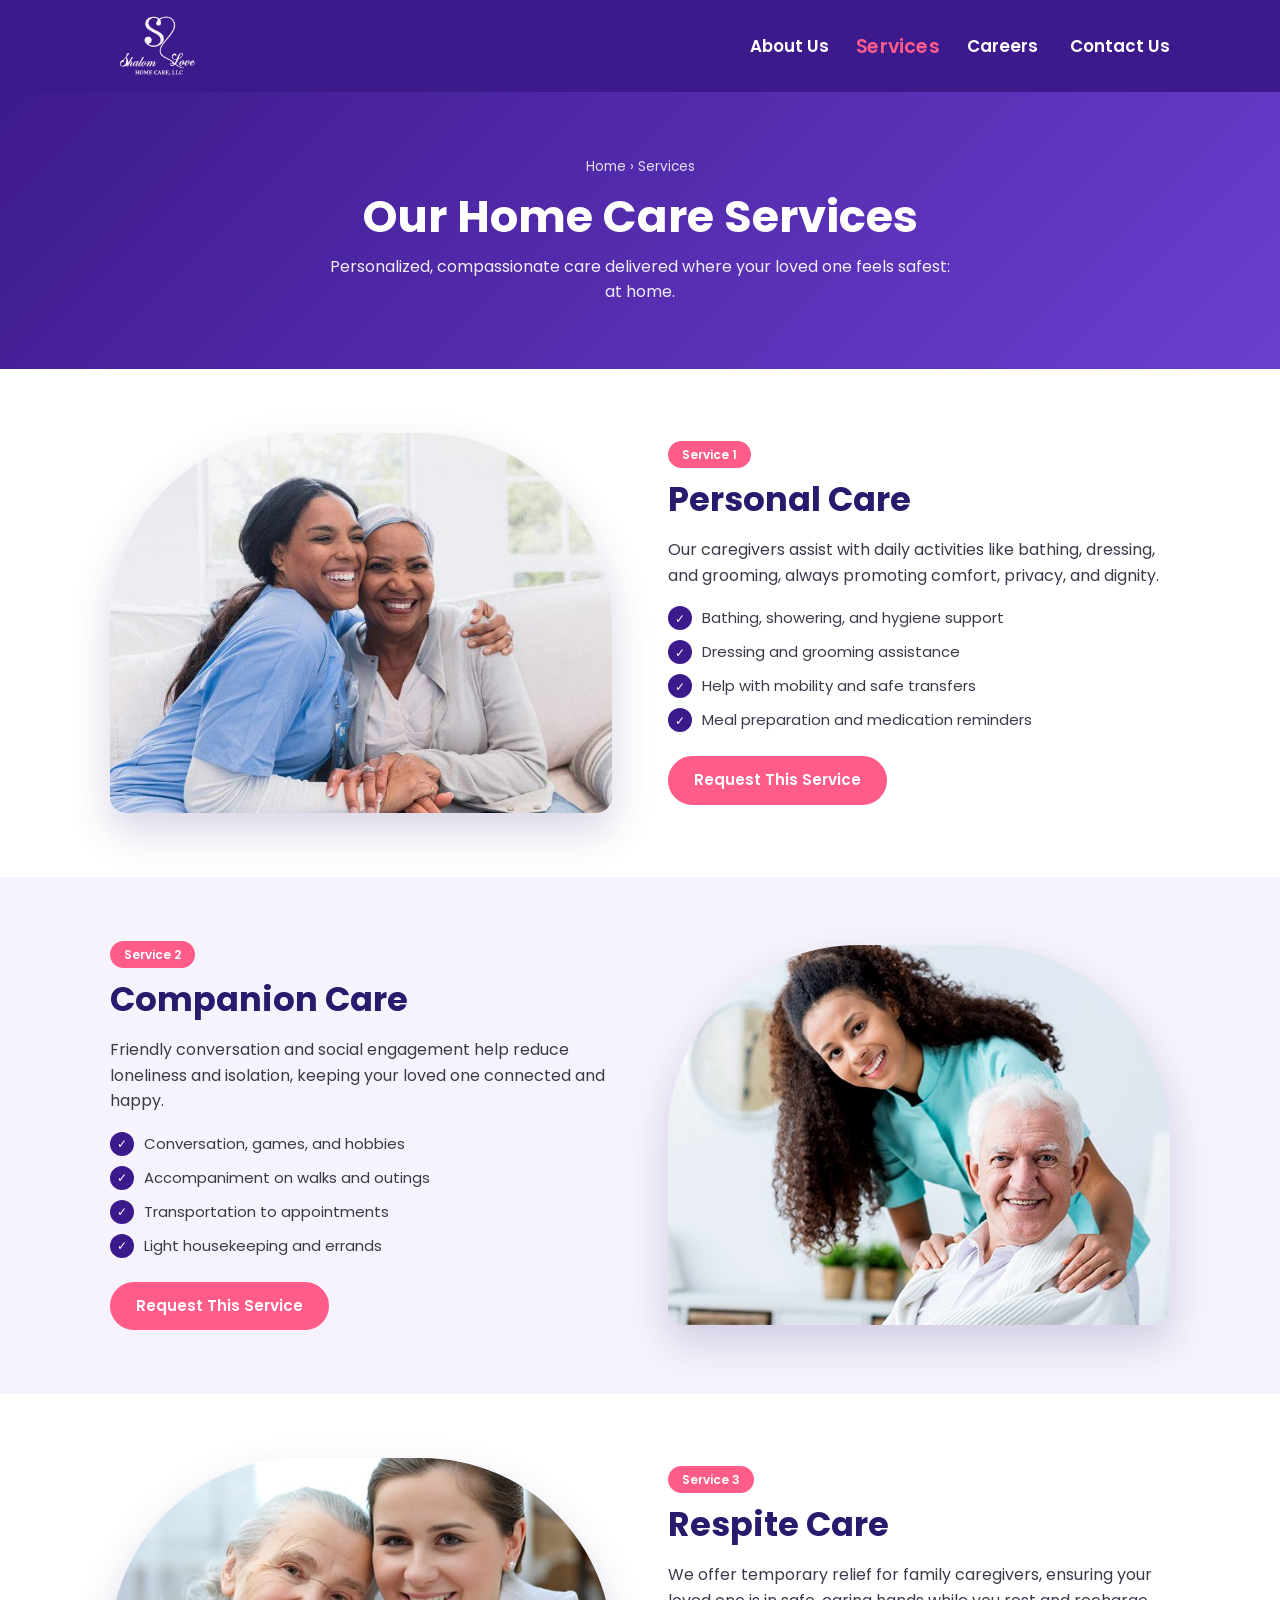
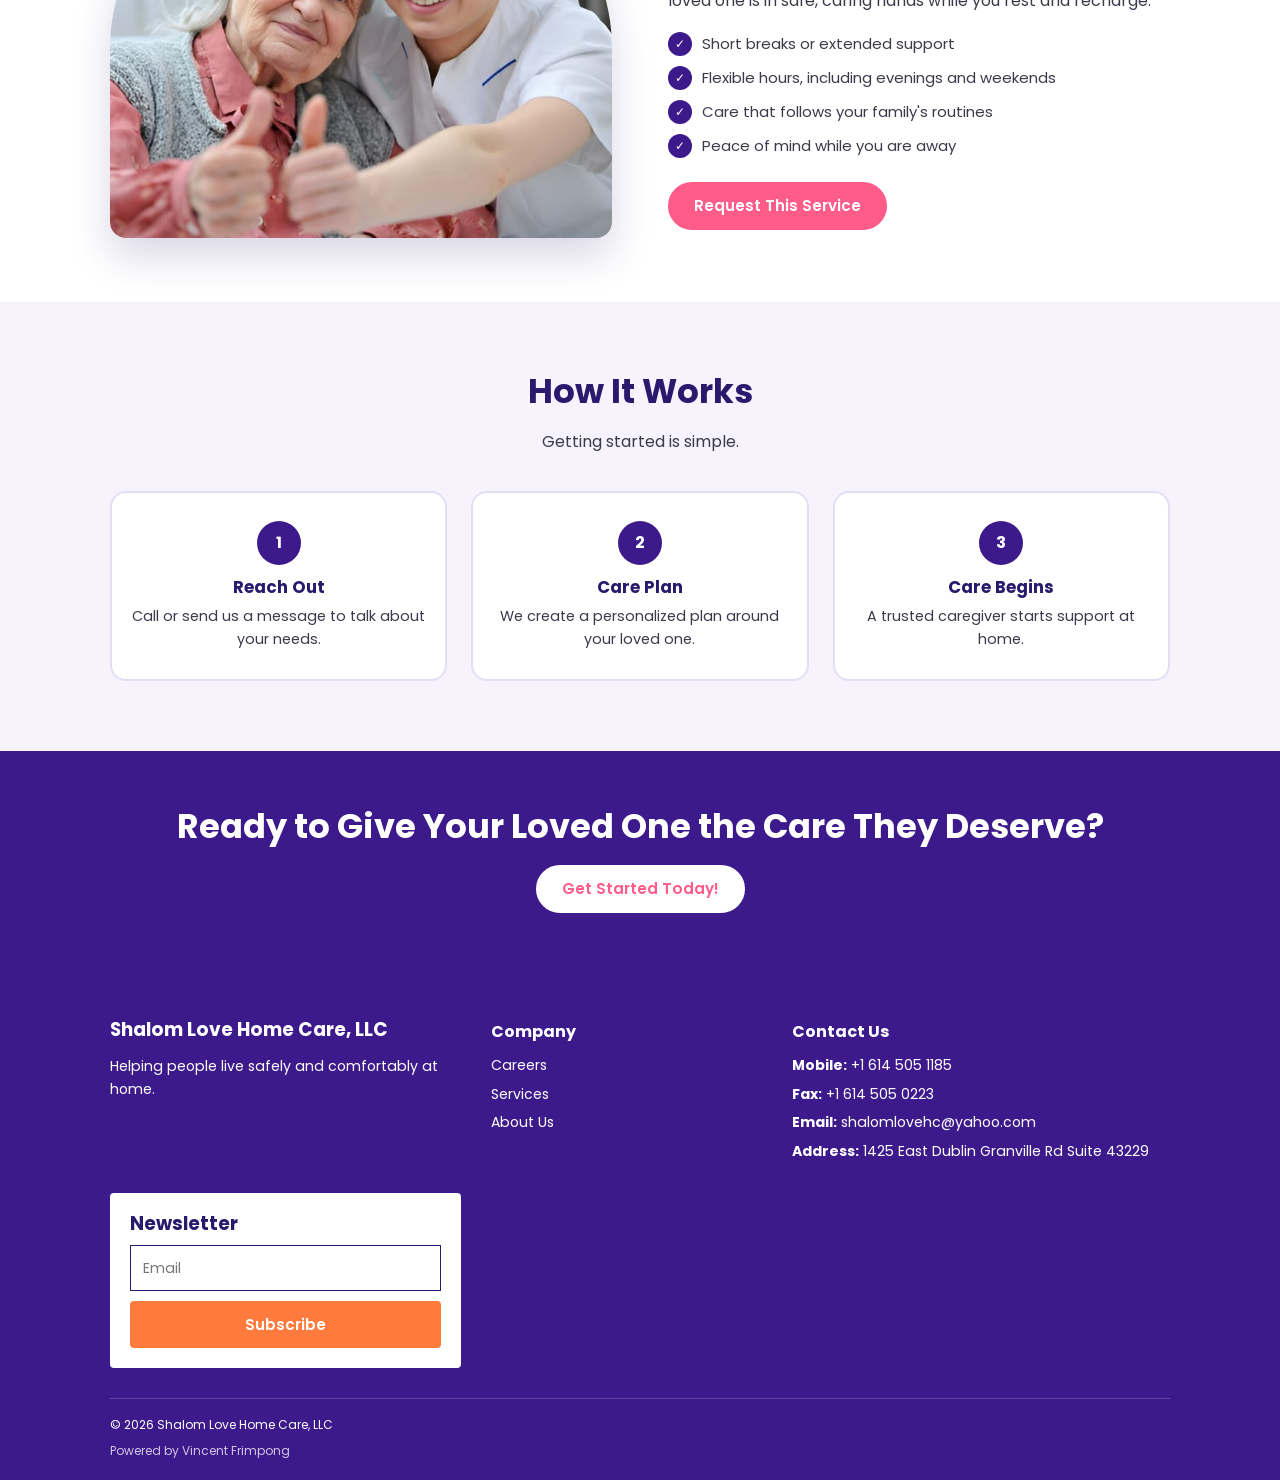
<file: services.html>
﻿<!DOCTYPE html>
<html lang="en">
<head>
    <meta charset="utf-8">
    <meta name="viewport" content="width=device-width, initial-scale=1, viewport-fit=cover">
    <title>Our Services | Shalom Love Home Care</title>
    <link rel="stylesheet" href="https://fonts.googleapis.com/css2?family=Poppins:wght@400;500;600;700&display=swap">
    <link rel="stylesheet" href="css/style.css?v=17">
    <link rel="stylesheet" href="css/services.css?v=2">
    <link rel="icon" href="images/favicon.png">
</head>
<body>
    <header>
        <div class="wrap">
            <a class="logo" href="index.html"><img src="images/logo.png" alt="Shalom Love Home Care logo"></a>
            <button class="menu-btn" aria-label="Menu" aria-expanded="false"><span></span><span></span><span></span></button><nav><a href="about.html">About Us</a><a href="services.html">Services</a><a href=careers.html>Careers</a><a href="contact.html">Contact Us</a>
        </div>
    </header>

    <div class="page-hero">
        <div class="wrap">
            <div class="crumbs"><a href="index.html">Home</a> &rsaquo; Services</div>
            <h1>Our Home Care Services</h1>
            <p>Personalized, compassionate care delivered where your loved one feels safest: at home.</p>
        </div>
    </div>

    <section class="svc" id="personal">
        <div class="wrap split">
            <img class="svc-img" src="images/personal-care.jpg" alt="Caregiver providing personal care at home">
            <div>
                <span class="svc-tag">Service 1</span>
                <h2>Personal Care</h2>
                <p>Our caregivers assist with daily activities like bathing, dressing, and grooming, always promoting comfort, privacy, and dignity.</p>
                <ul class="checks">
                    <li>Bathing, showering, and hygiene support</li>
                    <li>Dressing and grooming assistance</li>
                    <li>Help with mobility and safe transfers</li>
                    <li>Meal preparation and medication reminders</li>
                </ul>
                <a class="btn" href="contact.html">Request This Service</a>
            </div>
        </div>
    </section>

    <section class="svc alt rev" id="companion">
        <div class="wrap split">
            <img class="svc-img" src="images/companion-care.jpg" alt="Caregiver sharing time with a senior">
            <div>
                <span class="svc-tag">Service 2</span>
                <h2>Companion Care</h2>
                <p>Friendly conversation and social engagement help reduce loneliness and isolation, keeping your loved one connected and happy.</p>
                <ul class="checks">
                    <li>Conversation, games, and hobbies</li>
                    <li>Accompaniment on walks and outings</li>
                    <li>Transportation to appointments</li>
                    <li>Light housekeeping and errands</li>
                </ul>
                <a class="btn" href="contact.html">Request This Service</a>
            </div>
        </div>
    </section>

    <section class="svc" id="respite">
        <div class="wrap split">
            <img class="svc-img" src="images/respite-care-redo.jpg" alt="Respite caregiver supporting a family">
            <div>
                <span class="svc-tag">Service 3</span>
                <h2>Respite Care</h2>
                <p>We offer temporary relief for family caregivers, ensuring your loved one is in safe, caring hands while you rest and recharge.</p>
                <ul class="checks">
                    <li>Short breaks or extended support</li>
                    <li>Flexible hours, including evenings and weekends</li>
                    <li>Care that follows your family's routines</li>
                    <li>Peace of mind while you are away</li>
                </ul>
                <a class="btn" href="contact.html">Request This Service</a>
            </div>
        </div>
    </section>

    <section class="why">
        <div class="wrap center">
            <h2>How It Works</h2>
            <p>Getting started is simple.</p>
            <div class="steps">
                <div class="step"><b>1</b><h3>Reach Out</h3><p>Call or send us a message to talk about your needs.</p></div>
                <div class="step"><b>2</b><h3>Care Plan</h3><p>We create a personalized plan around your loved one.</p></div>
                <div class="step"><b>3</b><h3>Care Begins</h3><p>A trusted caregiver starts support at home.</p></div>
            </div>
        </div>
    </section>

    <div class="cta"><div class="wrap"><h2>Ready to Give Your Loved One the Care They Deserve?</h2><a class="btn" href="contact.html">Get Started Today!</a></div></div>

    <footer>
        <div class="wrap">
            <div class="fgrid">
                <div><h3 style="color:#fff">Shalom Love Home Care, LLC</h3><p style="font-size:.88rem">Helping people live safely and comfortably at home.</p></div>
                <div><h4>Company</h4><a href="careers.html">Careers</a><a href="services.html">Services</a><a href="about.html">About Us</a></div>
                <div>
                    <h4>Contact Us</h4>
                    <p style="font-size:.88rem;margin:0 0 6px"><b>Mobile:</b> <a href="tel:+16145051185" style="display:inline">+1 614 505 1185</a></p>
                    <p style="font-size:.88rem;margin:0 0 6px"><b>Fax:</b> +1 614 505 0223</p>
                    <p style="font-size:.88rem;margin:0 0 6px"><b>Email:</b> <a href="mailto:shalomlovehc@yahoo.com" style="display:inline">shalomlovehc@yahoo.com</a></p>
                    <p style="font-size:.88rem;margin:0"><b>Address:</b> 1425 East Dublin Granville Rd Suite 43229</p>
                </div>
                <div class="news"><h3 style="margin:0">Newsletter</h3><input type="email" name="email" placeholder="Email"><button class="btn">Subscribe</button></div>
            </div>
            <div class="copy">© 2026 Shalom Love Home Care, LLC</div>
            <div class="credit">Powered by Vincent Frimpong</div>
        </div>
    </footer>
    <script src="js/menu.js"></script>
</body>
</html>
</file>
<file: css/style.css>
﻿:root {
    --bg: #fff;
    --text: #3b3a4a;
    --head: #2a1a6e;
    --brand: #3d1a8c;
    --accent: #ff5c8a;
    --soft: #f6f3fc;
    --card: #fff;
    --line: #e4def5;
    box-sizing: border-box;
    padding-top: env(safe-area-inset-top,0px);
    padding-bottom: env(safe-area-inset-bottom,0px)
}

@media (prefers-color-scheme:dark) {
    :root:not([data-theme="light"]) {
        --bg: #14111f;
        --text: #d5d2e2;
        --head: #e6defc;
        --brand: #2a1a6e;
        --accent: #ff6f98;
        --soft: #1d1930;
        --card: #1d1930;
        --line: #352d57
    }
}

:root[data-theme="dark"] {
    --bg: #14111f;
    --text: #d5d2e2;
    --head: #e6defc;
    --brand: #2a1a6e;
    --accent: #ff6f98;
    --soft: #1d1930;
    --card: #1d1930;
    --line: #352d57
}

html {
    scroll-padding-top: env(safe-area-inset-top,0px);
    scroll-behavior: smooth
}

*, *:before, *:after {
    box-sizing: border-box
}

body {
    margin: 0;
    background: var(--bg);
    color: var(--text);
    font-family: Poppins,system-ui,sans-serif;
    line-height: 1.6
}

a {
    color: inherit;
    text-decoration: none
}

h1, h2, h3 {
    color: var(--head);
    margin: 0 0 .5em;
    line-height: 1.2
}

.wrap {
    max-width: 1100px;
    margin: 0 auto;
    padding: 0 20px
}

header {
    position: sticky;
    top: env(safe-area-inset-top,0px);
    z-index: 20;
    background: var(--brand);
    color: #fff
}

    header .wrap {
        display: flex;
        align-items: center;
        justify-content: space-between;
        height: 92px
    }

.logo {
    font-weight: 700;
    font-size: 1.1rem;
    letter-spacing: .3px
}

    .logo span {
        color: var(--accent)
    }


nav {
    display: flex;
    gap: 32px;
    font-weight: 600;
    font-size: 1.05rem
}

    nav a:hover {
        color: var(--accent)
    }

.btn {
    display: inline-block;
    border: 2px solid var(--accent);
    background: var(--accent);
    color: #fff;
    padding: 10px 24px;
    border-radius: 999px;
    font-weight: 600;
    font-size: .95rem;
    cursor: pointer;
    font-family: inherit
}

    .btn.ghost {
        background: transparent;
        color: var(--accent)
    }

    .btn.dark {
        background: var(--brand);
        border-color: var(--brand)
    }
/* carousel */
.hero {
    position: relative;
    height: min(70vh,520px);
    min-height: 380px;
    overflow: hidden;
    background: #222
}

.track {
    display: flex;
    height: 100%;
    transition: transform .8s cubic-bezier(.6,0,.2,1)
}

.slide {
    min-width: 100%;
    position: relative;
    display: flex;
    align-items: center;
    background-size: cover;
    background-position: center 20%
}

    .slide:before {
        content: "";
        position: absolute;
        inset: 0;
        background: linear-gradient(90deg,rgba(20,10,50,.7),rgba(20,10,50,.15))
    }

    .slide video {
        position: absolute;
        inset: 0;
        width: 100%;
        height: 100%;
        object-fit: cover
    }

.s1 {
    background-image: linear-gradient(135deg,#5b2a86,#f0a56a)
}

.s2 {
    background-image: url(../images/hero1.png)
}

.s3 {
    background-image: url(../images/hero2.png) 
}

.cap {
    position: relative;
    color: #fff;
    max-width: 640px;
    padding: 0 70px
}

    .cap h1 {
        color: #fff;
        font-size: clamp(1.6rem,4vw,2.5rem)
    }

    .cap p {
        margin: 0 0 20px;
        font-size: 1rem
    }

.arrow {
    position: absolute;
    top: 50%;
    transform: translateY(-50%);
    z-index: 5;
    width: 44px;
    height: 44px;
    border-radius: 50%;
    border: 0;
    background: rgba(255,255,255,.2);
    color: #fff;
    font-size: 1.4rem;
    cursor: pointer;
    backdrop-filter: blur(4px)
}

    .arrow:hover {
        background: rgba(255,255,255,.4)
    }

.prev {
    left: 14px
}

.next {
    right: 14px
}

.dots {
    position: absolute;
    bottom: 16px;
    left: 0;
    right: 0;
    display: flex;
    justify-content: center;
    gap: 8px;
    z-index: 5
}

    .dots button {
        width: 10px;
        height: 10px;
        border-radius: 50%;
        border: 0;
        background: rgba(255,255,255,.5);
        padding: 0;
        cursor: pointer
    }

        .dots button.on {
            background: #fff;
            transform: scale(1.3)
        }
/* sections */
section {
    padding: 70px 0
}

.center {
    text-align: center
}

    .center p {
        max-width: 640px;
        margin: 0 auto 24px
    }

h2 {
    font-size: clamp(1.5rem,3.2vw,2.1rem)
}

.cards {
    display: grid;
    grid-template-columns: repeat(auto-fit,minmax(220px,1fr));
    gap: 24px;
    margin-top: 40px
}

.arch {
    background: var(--card);
    border: 2px solid var(--line);
    border-radius: 140px 140px 14px 14px;
    overflow: hidden;
    text-align: center;
    padding-bottom: 22px
}

    .arch .img {
        height: 190px;
        margin-bottom: 16px;
        background-size: cover;
        background-position: center 25%
    }

    .arch:nth-child(1) .img {
        background-image: url(../images/personal-care.jpg)
    }

    .arch:nth-child(2) .img {
        background-image: url(../images/companion-care.jpg)
    }

    .arch:nth-child(3) .img {
        background-image: url(../images/respite-care.jpeg)
    }

    .arch h3 {
        font-size: 1.05rem
    }

    .arch p {
        font-size: .88rem;
        padding: 0 18px;
        margin: 0 0 14px
    }

.why {
    background: var(--soft)
}

.split {
    display: grid;
    grid-template-columns: 1fr 1fr;
    gap: 40px;
    align-items: center
}

.circle {
    position: relative;
    width: min(100%,340px);
    aspect-ratio: 1;
    border-radius: 50%;
    background-image: url(../images/why-choose-us.jpg);
    background-size: cover;
    background-position: center;
    margin: auto
}

    .circle .heart {
        position: absolute;
        left: 0;
        bottom: 6px;
        width: 52px;
        height: 52px;
        border-radius: 50%;
        background: var(--brand);
        color: #fff;
        display: grid;
        place-items: center;
        font-size: 1.3rem
    }

    .circle .quote {
        position: absolute;
        right: -10px;
        bottom: -14px;
        width: 190px;
        background: var(--card);
        color: var(--head);
        padding: 12px 14px;
        border-radius: 8px;
        font-size: .78rem;
        font-style: italic;
        font-weight: 600;
        box-shadow: 0 10px 30px rgba(0,0,0,.15)
    }

.testi .photo {
    height: 280px;
    border-radius: 140px 140px 0 0;
    background-image: url(../images/testimonial.jpg);
    background-size: cover;
    background-position: center 25%
}

.stars {
    color: #f5a623;
    letter-spacing: 3px;
    font-size: 1.1rem
}

blockquote {
    margin: 10px 0;
    font-weight: 600;
    color: var(--head)
}

.cta {
    background: var(--brand);
    color: #fff;
    text-align: center;
    padding: 56px 0
}

    .cta h2 {
        color: #fff
    }

    .cta .btn {
        background: #fff;
        color: var(--accent);
        border-color: #fff
    }

.contact {
    display: grid;
    grid-template-columns: 1.1fr 1fr;
    gap: 40px;
    align-items: start
}

form {
    background: #1c1260;
    padding: 28px;
    border-radius: 6px;
    box-shadow: 0 18px 40px rgba(28,18,96,.3);
    display: grid;
    gap: 12px
}

input, textarea {
    width: 100%;
    background: transparent;
    border: 1px solid #fff;
    color: #fff;
    padding: 11px 12px;
    font: inherit;
    font-size: .88rem
}

    input::placeholder, textarea::placeholder {
        color: #d6d0f3
    }

textarea {
    min-height: 100px;
    resize: vertical
}

form .btn {
    justify-self: end;
    background: #ff7a3d;
    border-color: #ff7a3d
}

.info li {
    list-style: none;
    display: flex;
    gap: 12px;
    margin-bottom: 16px;
    font-size: .9rem
}

.info b {
    display: block;
    color: var(--head)
}

.info ul {
    padding: 0;
    margin: 20px 0 0
}

.ic {
    flex: none;
    width: 34px;
    height: 34px;
    border-radius: 50%;
    background: var(--brand);
    color: #fff;
    display: grid;
    place-items: center;
    font-size: .9rem
}

footer {
    background: var(--brand);
    color: #fff;
    padding: 50px 0 20px
}

.fgrid {
    display: grid;
    grid-template-columns: 1.3fr 1fr 1.4fr;
    gap: 30px
}

footer h4 {
    margin: 0 0 10px
}

footer a {
    display: block;
    font-size: .88rem;
    margin-bottom: 6px
}

.news {
    background: #fff;
    padding: 20px;
    border-radius: 4px;
    color: #2a1a6e
}

    .news input {
        border-color: #2a1a6e;
        color: #2a1a6e;
        margin: 10px 0
    }

        .news input::placeholder {
            color: #777
        }

    .news .btn {
        width: 100%;
        background: #ff7a3d;
        border-color: #ff7a3d;
        border-radius: 4px
    }

.copy {
    margin-top: 30px;
    padding-top: 16px;
    border-top: 1px solid rgba(255,255,255,.2);
    font-size: .75rem
}
.tag {
    margin-top: -20px;
    padding-left: 800px;
    font-size: .75rem
    
}

@media(max-width:760px) {
    nav {
        gap: 12px;
        font-size: .78rem
    }



    .split, .contact, .fgrid {
        grid-template-columns: 1fr
    }

    .cap {
        padding: 0 56px 0 56px
    }

    .circle .quote {
        right: 0
    }
}
.insurance {
    background: var(--soft)
}

.ins-grid {
    display: grid;
    grid-template-columns: repeat(auto-fit,minmax(200px,1fr));
    gap: 18px;
    margin-top: 34px;
    text-align: center
}

.ins-card {
    background: var(--card);
    border: 2px solid var(--line);
    border-radius: 14px;
    padding: 22px 14px;
    display: flex;
    flex-direction: column;
    align-items: center;
    gap: 6px;
    color: var(--head);
    transition: transform .2s,border-color .2s
}

    .ins-card:hover {
        transform: translateY(-4px);
        border-color: var(--accent)
    }

    .ins-card small {
        color: var(--text);
        font-size: .8rem
    }

.ins-ic {
    width: 34px;
    height: 34px;
    border-radius: 50%;
    background: var(--brand);
    color: #fff;
    display: grid;
    place-items: center;
    font-size: .95rem;
    margin-bottom: 4px
}

.logo img {
    height: 68px;
    width: auto;
    display: block
}
@media(max-width:760px) {
    header .wrap {
        height: auto;
        flex-direction: column;
        gap: 6px;
        padding: 10px 20px
    }

    nav {
        font-size: .9rem;
        gap: 14px;
        flex-wrap: wrap;
        justify-content: center
    }
}



/* ===== Mobile menu (hamburger) - paste at the very END of style.css ===== */
.menu-btn {
    display: none;
    background: none;
    border: 0;
    padding: 8px;
    cursor: pointer
}

    .menu-btn span {
        display: block;
        width: 26px;
        height: 3px;
        margin: 5px 0;
        background: #fff;
        border-radius: 2px;
        transition: transform .25s,opacity .25s
    }

@media(max-width:760px) {
    header .wrap {
        flex-direction: row;
        height: 76px;
        padding: 0 20px;
        position: relative
    }

    header .logo img {
        height: 52px
    }

    .menu-btn {
        display: block
    }

    header nav {
        display: none;
        position: absolute;
        top: 100%;
        left: 0;
        right: 0;
        background: var(--brand);
        flex-direction: column;
        gap: 0;
        padding: 6px 20px 14px;
        box-shadow: 0 14px 24px rgba(0,0,0,.25);
        font-size: 1rem
    }

        header nav.open {
            display: flex
        }

        header nav a {
            padding: 14px 0;
            border-bottom: 1px solid rgba(255,255,255,.15)
        }

    .menu-btn.open span:nth-child(1) {
        transform: translateY(8px) rotate(45deg)
    }

    .menu-btn.open span:nth-child(2) {
        opacity: 0
    }

    .menu-btn.open span:nth-child(3) {
        transform: translateY(-8px) rotate(-45deg)
    }
}
@media(max-width:760px) {
    .split, .contact, .fgrid {
        grid-template-columns: minmax(0,1fr)
    }

        .split > *, .contact > *, .fgrid > * {
            min-width: 0
        }

    img {
        max-width: 100%
    }

    .cap {
        padding: 0 56px
    }

    .circle .quote {
        right: 0
    }
}
/* ===== Effects - paste at the very END of style.css ===== */

/* Menu: zoom in on hover and on the page you are on */
header nav a {
    display: inline-block;
    transition: transform .25s ease,color .25s ease
}

    header nav a:hover, header nav a.active {
        transform: scale(1.14);
        color: var(--accent)
    }

/* Pictures: fade in from nothing when they scroll into view */
.fade-img {
    opacity: 0;
    transform: scale(1.07);
    transition: opacity 1.1s ease,transform 1.3s ease
}

    .fade-img.show {
        opacity: 1;
        transform: none
    }

.arch:nth-child(2) .img {
    transition-delay: .15s
}

.arch:nth-child(3) .img {
    transition-delay: .3s
}

@media(max-width:760px) {
    header nav a:hover, header nav a.active {
        transform: scale(1.04);
        transform-origin: left center
    }
}

@media(prefers-reduced-motion:reduce) {
    header nav a, .fade-img {
        transition: none
    }

    .fade-img {
        opacity: 1;
        transform: none
    }
}
/* ===== Colored lines on images - paste at the very END of style.css ===== */

/* Service cards: colorful gradient outline, a different color for each card */
.arch {
    border: 3px solid transparent;
    transition: transform .3s ease,box-shadow .3s ease
}

    .arch:nth-child(1) {
        background: linear-gradient(var(--card),var(--card)) padding-box,linear-gradient(135deg,#ff7a3d,#ff5c8a) border-box
    }

    .arch:nth-child(2) {
        background: linear-gradient(var(--card),var(--card)) padding-box,linear-gradient(135deg,#27c1a6,#4aa3c7) border-box
    }

    .arch:nth-child(3) {
        background: linear-gradient(var(--card),var(--card)) padding-box,linear-gradient(135deg,#6a3fd0,#3b82f6) border-box
    }

    .arch:hover {
        transform: translateY(-6px);
        box-shadow: 0 16px 30px rgba(61,26,140,.18)
    }

/* Why Choose Us circle: spinning colored ring + a thin dashed ring */
.circle {
    width: min(calc(100% - 64px),340px)
}

    .circle:before, .circle:after {
        content: "";
        position: absolute;
        border-radius: 50%;
        pointer-events: none
    }

    .circle:before {
        inset: -12px;
        border: 4px solid transparent;
        border-top-color: var(--accent);
        border-right-color: #ffb020;
        border-bottom-color: #27c1a6;
        border-left-color: #6a3fd0;
        animation: spin 10s linear infinite
    }

    .circle:after {
        inset: -26px;
        border: 2px dashed #6a3fd0;
        opacity: .45;
        animation: spin 24s linear infinite reverse
    }

@keyframes spin {
    to {
        transform: rotate(360deg)
    }
}

/* Testimonial photo: double colored line around the arch */
.testi .photo {
    box-shadow: 0 0 0 4px var(--bg),0 0 0 7px var(--accent),0 0 0 11px var(--bg),
}


}

@media(prefers-reduced-motion:reduce) {
    .circle:before, .circle:after {
        animation: none
    }
}
</file>
<file: css/about.css>
﻿/* About page styles live here so this page works even if a CSS file is cached */
.ab-hero {
    position: relative;
    overflow: hidden;
    min-height: 440px;
    display: flex;
    align-items: center;
    background: #3d1a8c;
    color: #fff
}

    .ab-hero > img, .ab-hero > .ab-tint {
        position: absolute;
        top: 0;
        left: 0;
        width: 100%;
        height: 100%
    }

    .ab-hero > img {
        object-fit: cover;
        object-position: center 30%
    }

.ab-tint {
    background: linear-gradient(90deg,rgba(25,12,70,.68),rgba(25,12,70,.25))
}

.ab-hero .wrap {
    position: relative;
    width: 100%;
    text-shadow: 0 2px 8px rgba(0,0,0,.55)
}

.ab-hero h1 {
    color: #fff;
    font-size: clamp(2.2rem,5vw,3.4rem);
    margin: 0 0 12px
}

.ab-hero p {
    color: #fff;
    font-size: 1.1rem;
    font-weight: 500;
    max-width: 620px;
    margin: 0
}

.ab-crumbs {
    font-size: .85rem;
    margin-bottom: 12px
}

    .ab-crumbs a:hover {
        text-decoration: underline
    }

.ab-img {
    display: block;
    width: 100%;
    height: 400px;
    object-fit: cover;
    object-position: center 25%;
    background: linear-gradient(135deg,#c9b8f5,#9fd6cf);
    box-shadow: 0 18px 40px rgba(42,26,110,.18)
}

.ab-arch {
    border-radius: 190px 190px 16px 16px
}

.ab-round {
    width: min(100%,380px);
    height: auto;
    aspect-ratio: 1;
    border-radius: 50%;
    margin: auto
}

.ab-tag {
    display: inline-block;
    background: var(--accent);
    color: #fff;
    font-size: .75rem;
    font-weight: 600;
    padding: 4px 14px;
    border-radius: 999px;
    margin-bottom: 12px
}

.ab-two, .ab-vals {
    display: grid;
    gap: 24px;
    margin-top: 34px;
    text-align: left
}

.ab-two {
    grid-template-columns: repeat(auto-fit,minmax(280px,1fr))
}

.ab-vals {
    grid-template-columns: repeat(auto-fit,minmax(210px,1fr));
    text-align: center
}

.ab-card {
    background: var(--card);
    border: 2px solid var(--line);
    border-radius: 16px;
    padding: 28px 24px
}

    .ab-card h3 {
        font-size: 1.1rem
    }

    .ab-card p {
        margin: 0;
        font-size: .93rem
    }

.ab-ic {
    display: grid;
    place-items: center;
    width: 52px;
    height: 52px;
    margin: 0 auto 14px;
    border-radius: 50%;
    background: var(--brand);
    color: #fff;
    font-size: 1.4rem
}

.ab-two .ab-ic {
    margin: 0 0 14px
}

.ab-checks {
    list-style: none;
    padding: 0;
    margin: 18px 0 24px;
    display: grid;
    gap: 10px
}

    .ab-checks li {
        display: flex;
        gap: 10px;
        font-size: .93rem
    }

        .ab-checks li:before {
            content: "\2713";
            flex: none;
            width: 24px;
            height: 24px;
            border-radius: 50%;
            background: var(--brand);
            color: #fff;
            display: grid;
            place-items: center;
            font-size: .75rem
        }

.credit {
    font-size: .75rem;
    opacity: .75;
    margin-top: 6px
}

@media(max-width:760px) {
    .ab-img {
        height: 280px
    }

    .ab-arch {
        border-radius: 140px 140px 16px 16px
    }

    .ab-hero {
        min-height: 340px
    }
}

@media(min-width:761px) {
    .ab-commit {
        grid-template-columns: 1.5fr .8fr
    }
}

.ab-rect {
    border-radius: 24px
}

@media(min-width:761px) {
    .ab-rect {
        height: 480px
    }
}

.ab-vals2 {
    display: grid;
    grid-template-columns: repeat(auto-fit,minmax(190px,1fr));
    gap: 16px;
    margin-top: 22px
}

    .ab-vals2 .ab-card {
        padding: 20px 18px
    }

    .ab-vals2 .ab-ic {
        margin: 0 0 10px;
        width: 44px;
        height: 44px;
        font-size: 1.2rem
    }

@media(min-width:761px) {
    .ab-stand {
        grid-template-columns: .8fr 1.5fr;
        gap: 48px;
        align-items: center
    }
}

.ab-stand .ab-rect {
    width: 100%;
    max-width: 380px;
    margin: 0;
    justify-self: start
}
</file>
<file: css/careers.css>
﻿.cr-body .wrap {
    max-width: 860px
}

.cr-body h2 {
    margin-top: 44px
}

.cr-grid {
    display: grid;
    grid-template-columns: repeat(auto-fit,minmax(240px,1fr));
    gap: 20px;
    margin: 22px 0 8px
}

.cr-card {
    background: var(--card);
    border: 2px solid var(--line);
    border-radius: 16px;
    padding: 24px 22px
}

    .cr-card h3 {
        font-size: 1.05rem
    }

    .cr-card p {
        margin: 0;
        font-size: .92rem
    }

.cr-ic {
    display: grid;
    place-items: center;
    width: 46px;
    height: 46px;
    border-radius: 50%;
    background: var(--brand);
    color: #fff;
    font-size: 1.2rem;
    margin-bottom: 12px
}

.cr-list {
    list-style: none;
    padding: 0;
    margin: 16px 0 0;
    display: grid;
    grid-template-columns: repeat(auto-fit,minmax(240px,1fr));
    gap: 10px
}

    .cr-list li {
        display: flex;
        gap: 10px;
        font-size: .95rem
    }

        .cr-list li:before {
            content: "\2713";
            flex: none;
            width: 24px;
            height: 24px;
            border-radius: 50%;
            background: var(--accent);
            color: #fff;
            display: grid;
            place-items: center;
            font-size: .75rem
        }

.contact select {
    width: 100%;
    background: transparent;
    border: 1px solid #fff;
    color: #d6d0f3;
    padding: 11px 12px;
    font: inherit;
    font-size: .88rem
}

    .contact select option {
        color: #2a1a6e;
        background: #fff
    }

#formNote {
    margin: 0;
    font-size: .85rem;
    color: #fff;
    min-height: 1.2em
}

.info a:hover {
    color: var(--accent)
}

.credit {
    font-size: .75rem;
    opacity: .75;
    margin-top: 6px
}
</file>
<file: css/contact.css>
﻿.page-hero {
    background: linear-gradient(135deg,var(--brand),#6a3fd0);
    color: #fff;
    text-align: center;
    padding: 64px 0
}

    .page-hero h1 {
        color: #fff;
        font-size: clamp(1.8rem,4.5vw,2.8rem);
        margin: 0 0 10px
    }

    .page-hero p {
        max-width: 640px;
        margin: 0 auto;
        opacity: .92
    }

.crumbs {
    font-size: .85rem;
    margin-bottom: 12px;
    opacity: .85
}

    .crumbs a:hover {
        text-decoration: underline
    }

.contact select {
    width: 100%;
    background: transparent;
    border: 1px solid #fff;
    color: #d6d0f3;
    padding: 11px 12px;
    font: inherit;
    font-size: .88rem
}

    .contact select option {
        color: #2a1a6e;
        background: #fff
    }

#formNote {
    margin: 0;
    font-size: .85rem;
    color: #fff;
    min-height: 1.2em
}

.info a:hover {
    color: var(--accent)
}

.credit {
    font-size: .75rem;
    opacity: .75;
    margin-top: 6px
}

.page-hero.has-img {
    background-color: #3d1a8c;
    background-image: linear-gradient(rgba(42,26,110,.72),rgba(42,26,110,.72)),url(../images/contact-banner.jpg);
    background-size: cover;
    background-position: center 30%;
    padding: 96px 0
}

.mapsec {
    background: var(--soft)
}

.mapbox {
    margin-top: 28px;
    border-radius: 16px;
    overflow: hidden;
    border: 2px solid var(--line);
    box-shadow: 0 18px 40px rgba(42,26,110,.15)
}

    .mapbox iframe {
        display: block;
        width: 100%;
        height: 400px;
        border: 0
    }

@media(max-width:760px) {
    .page-hero.has-img {
        padding: 64px 0
    }

    .mapbox iframe {
        height: 300px
    }
}
</file>
<file: css/services.css>
﻿.page-hero {
    background: linear-gradient(135deg,var(--brand),#6a3fd0);
    color: #fff;
    text-align: center;
    padding: 64px 0
}

    .page-hero h1 {
        color: #fff;
        font-size: clamp(1.8rem,4.5vw,2.8rem);
        margin: 0 0 10px
    }

    .page-hero p {
        max-width: 640px;
        margin: 0 auto;
        opacity: .92
    }

.crumbs {
    font-size: .85rem;
    margin-bottom: 12px;
    opacity: .85
}

    .crumbs a:hover {
        text-decoration: underline
    }

.svc {
    padding: 64px 0;
    scroll-margin-top: 80px
}

    .svc.alt {
        background: var(--soft)
    }

    .svc .split {
        gap: 56px
    }

.svc-img {
    width: 100%;
    height: 380px;
    object-fit: cover;
    object-position: center 25%;
    border-radius: 190px 190px 16px 16px;
    display: block;
    box-shadow: 0 18px 40px rgba(42,26,110,.18)
}

.svc.rev .split > :first-child {
    order: 2
}

.svc-tag {
    display: inline-block;
    background: var(--accent);
    color: #fff;
    font-size: .75rem;
    font-weight: 600;
    padding: 4px 14px;
    border-radius: 999px;
    margin-bottom: 12px
}

.checks {
    list-style: none;
    padding: 0;
    margin: 18px 0 24px;
    display: grid;
    gap: 10px
}

    .checks li {
        display: flex;
        gap: 10px;
        font-size: .93rem
    }

        .checks li:before {
            content: "\2713";
            flex: none;
            width: 24px;
            height: 24px;
            border-radius: 50%;
            background: var(--brand);
            color: #fff;
            display: grid;
            place-items: center;
            font-size: .75rem
        }

.steps {
    display: grid;
    grid-template-columns: repeat(auto-fit,minmax(220px,1fr));
    gap: 24px;
    margin-top: 36px;
    text-align: center
}

.step {
    background: var(--card);
    border: 2px solid var(--line);
    border-radius: 16px;
    padding: 28px 20px
}

    .step b {
        display: grid;
        place-items: center;
        width: 44px;
        height: 44px;
        margin: 0 auto 12px;
        border-radius: 50%;
        background: var(--brand);
        color: #fff
    }

    .step h3 {
        font-size: 1.05rem
    }

    .step p {
        font-size: .9rem;
        margin: 0
    }

@media(max-width:760px) {
    .svc.rev .split > :first-child {
        order: 0
    }

    .svc-img {
        height: 280px;
        border-radius: 140px 140px 16px 16px
    }

    .svc .split {
        gap: 28px
    }
}

.credit {
    font-size: .75rem;
    opacity: .75;
    margin-top: 6px
}
</file>
